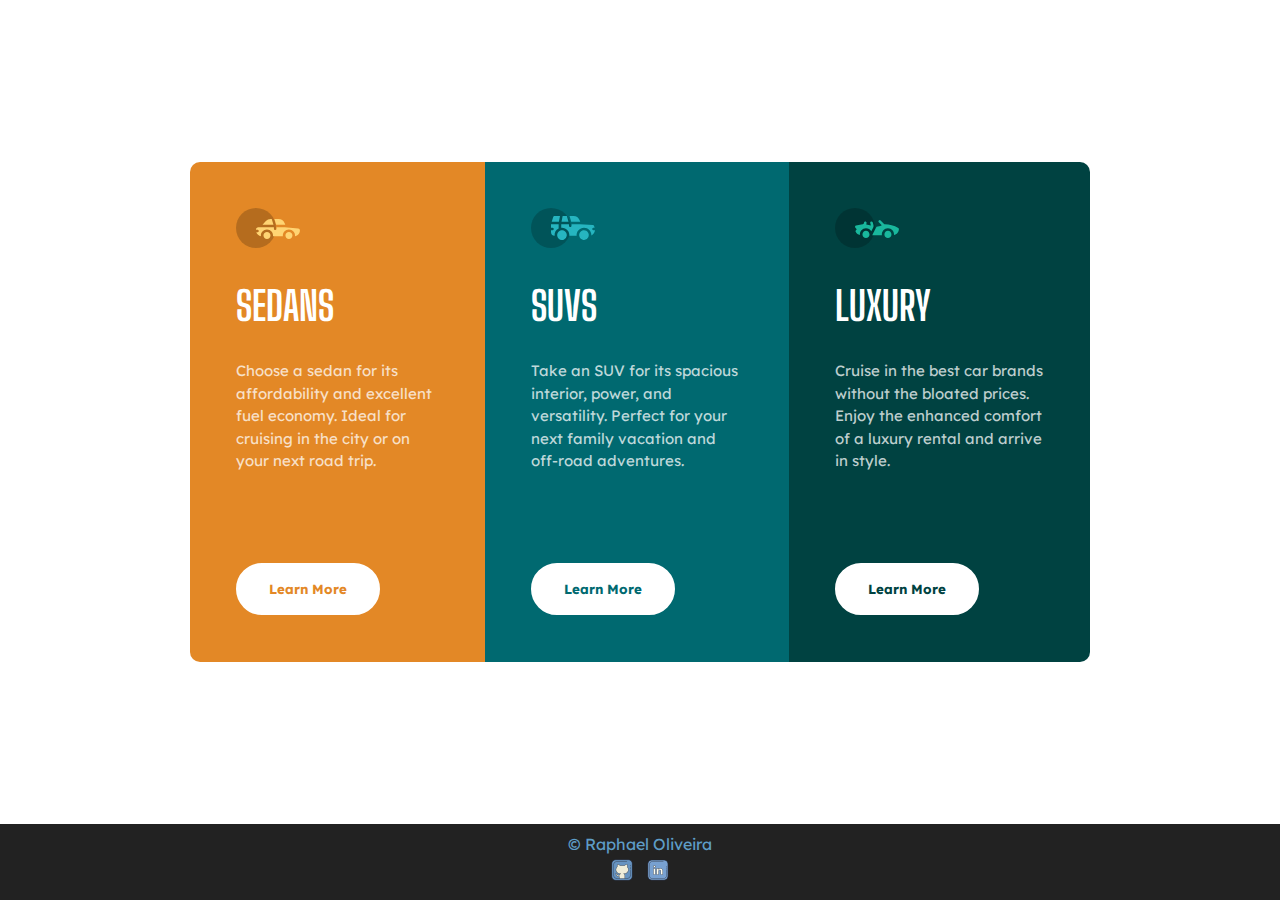
<file: 3-column-preview-card-component-main/index.html>
<!DOCTYPE html>
<html lang="pt-br">
<head>
  <meta charset="UTF-8">
  <meta name="viewport" content="width=device-width, initial-scale=1.0"> 
  <link rel="icon" type="image/png" sizes="32x32" href="./images/favicon-32x32.png">
  <link rel="stylesheet" href="index.css">
  <link rel="preconnect" href="https://fonts.googleapis.com">
  <link rel="preconnect" href="https://fonts.gstatic.com" crossorigin>
  <link href="https://fonts.googleapis.com/css2?family=Big+Shoulders+Display:wght@700&family=Lexend+Deca&display=swap" rel="stylesheet">
  
  <title>Frontend Mentor | 3-column preview card component</title>
</head>
<body>
<main>
  
  <div class="box">
    <div class="card_1" >
      <svg width="64" height="40" xmlns="http://www.w3.org/2000/svg"><g fill="none" fill-rule="evenodd"><circle fill="#000" opacity=".201" cx="20" cy="20" r="20"/><path d="M52.936 24.11c1.942 0 3.517 1.542 3.517 3.445 0 1.903-1.575 3.445-3.517 3.445s-3.516-1.542-3.516-3.445c0-1.903 1.574-3.445 3.516-3.445zm-21.957 0c1.942 0 3.517 1.542 3.517 3.445 0 1.903-1.575 3.445-3.517 3.445s-3.516-1.542-3.516-3.445c0-1.903 1.574-3.445 3.516-3.445zm6.948-4.848v1.429c0 .716.61 1.293 1.348 1.259a1.295 1.295 0 001.225-1.295v-1.393h8.256l13.483 1.313c.956.093 1.676.881 1.676 1.814 0 2.89-2.126 5.303-4.926 5.819.397-3.557-2.458-6.62-6.053-6.62-3.646 0-6.504 3.14-6.039 6.723h-9.879c.466-3.588-2.397-6.722-6.039-6.722-3.595 0-6.45 3.062-6.052 6.62-2.14-.398-3.916-1.912-4.61-3.931h1.142c.731 0 1.32-.598 1.285-1.322-.033-.678-.629-1.2-1.322-1.2H20v-.251c0-1.274 1.066-2.243 2.306-2.243h15.62zM42.59 11c2.645 0 4.99 1.556 5.972 3.963l.726 1.779H40.17L38.413 11h4.178zm-6.865 0l1.758 5.741H26.505l3.357-3.654A6.502 6.502 0 0134.644 11h1.082z" fill="#FFD473" fill-rule="nonzero"/></g></svg>
      <h1>SEDANS</h1>
      <p>
        Choose a sedan for its affordability and excellent fuel economy. Ideal for cruising in the city
        or on your next road trip.
      </p>
      <button>Learn More</button>
    </div>
    <div class="card_2" >
      <svg width="64" height="40" xmlns="http://www.w3.org/2000/svg"><g fill="none" fill-rule="evenodd"><circle fill="#000" opacity=".201" cx="20" cy="20" r="20"/><path d="M31.002 22.358c2.917 0 5.18 2.593 4.762 5.506a4.828 4.828 0 01-2.962 3.778 4.797 4.797 0 01-5.3-1.165c-1.188-1.26-1.235-2.613-1.263-2.613-.42-2.924 1.857-5.506 4.763-5.506zm22 0c3.457 0 5.798 3.567 4.41 6.744A4.816 4.816 0 0152.3 31.94a4.826 4.826 0 01-4.06-4.077c-.42-2.915 1.846-5.506 4.762-5.506zm-15.04-6.083v1.462a1.29 1.29 0 001.352 1.29c.693-.033 1.227-.631 1.227-1.326v-1.426h8.3l13.056.716a1.29 1.29 0 011.164.917c.27.895.446 1.477.563 1.87h-1.047c-.694 0-1.291.534-1.324 1.228a1.29 1.29 0 001.288 1.352h1.445c-.164 2.225-1.57 4.193-3.6 5.05.13-4.212-3.255-7.63-7.384-7.63-4.317 0-7.762 3.718-7.358 8.086h-7.285c.43-4.655-3.503-8.531-8.131-8.046v-3.543h7.734zm-10.312 0v4.308a7.4 7.4 0 00-4.006 7.274 3.874 3.874 0 01-3.642-3.864v-1.635h1.46a1.29 1.29 0 000-2.58h-1.461v-3.213l.003-.29h7.646zm14.986-8.196c2.65 0 5 1.592 5.984 4.055l.63 1.579a5.525 5.525 0 01-.065-.004l-.026-.002-.034-.002-.022-.002a4.178 4.178 0 00-.224-.006l-.098-.001h-.039l-.136-.001h-.052l-.326-.001H40.211L38.528 8.08zm-13.632 0l-1.122 5.616h-7.144l1.47-4.71a1.29 1.29 0 011.231-.906h5.565zm6.832 0l1.683 5.615h-7.007l1.121-5.615h4.203z" fill="#26B5C0" fill-rule="nonzero"/></g></svg>
      <h1>SUVS</h1>
      <p>
        Take an SUV for its spacious interior, power, and versatility. Perfect for your next family vacation and off-road adventures.
      </p>
       <button>Learn More</button> 
    </div>
    <div class="card_3">
      <svg width="64" height="40" xmlns="http://www.w3.org/2000/svg"><g fill="none" fill-rule="evenodd"><circle fill="#000" opacity=".201" cx="20" cy="20" r="20"/><path d="M30.98 22.835c1.941 0 3.516 1.604 3.516 3.583 0 1.978-1.575 3.582-3.517 3.582s-3.516-1.604-3.516-3.582c0-1.979 1.574-3.583 3.516-3.583zm21.956 0c1.942 0 3.517 1.604 3.517 3.583 0 1.978-1.575 3.582-3.517 3.582s-3.516-1.604-3.516-3.582c0-1.979 1.574-3.583 3.516-3.583zm-9.143-10.45a1.27 1.27 0 011.819 0l3.715 3.784c4.444-.115 9.7 1.142 13.964 3.753.387.237.624.664.624 1.124 0 3.006-2.126 5.514-4.926 6.05.397-3.698-2.458-6.882-6.053-6.882-3.646 0-6.504 3.264-6.039 6.99h-9.669c.76-1.544.993-2.026 1.337-2.711l.082-.162c.421-.835 1.056-2.07 2.883-5.65 1.68-.023 3.47-.408 5.247-1.403l-2.984-3.04a1.328 1.328 0 010-1.854zm-7.68 1.064c.683-.2 1.395.202 1.592.898l.749 2.652a3.46 3.46 0 01-.247 2.51l-1.733 3.395-.216.424c-1.07-1.89-3.06-3.114-5.279-3.114-3.595 0-6.45 3.184-6.052 6.885-1.832-.347-3.414-1.537-4.278-3.276a1.331 1.331 0 01.117-1.376l.955-1.303-1.325-1.295c-.751-.735-.376-2.024.64-2.231l6.614-1.346.13-.026c.092-.019.145-.03.157-.031.314-.146 1.07-.591 1.07-1.506 0-.734.592-1.327 1.316-1.31.712.016 1.268.662 1.256 1.388a4.11 4.11 0 01-.348 1.611 22.69 22.69 0 014.7 1.146l-.7-2.473a1.314 1.314 0 01.882-1.622z" fill="#19B89D" fill-rule="nonzero"/></g></svg>
      <h1>LUXURY</h1>
      <p>
        Cruise in the best car brands without the bloated prices. Enjoy the enhanced comfort of a luxury
        rental and arrive in style.
      </p>
        <button>Learn More</button>  
    </div>
  </div>

</main>
  <footer class="contato_pessoal" >
    <p>&copy; Raphael Oliveira</p>
    <div>
      <a href="https://github.com/Oliveiraster" target="_blank"><img src="images/icone-github.png" alt="Git"></a>
      <a href="https://www.linkedin.com/in/oliveiraster/" target="_blank"><img src="images/icone-linkedin.png" alt="Linkedin"></a>
    </div>
  </footer>

</body>
</html>
</file>
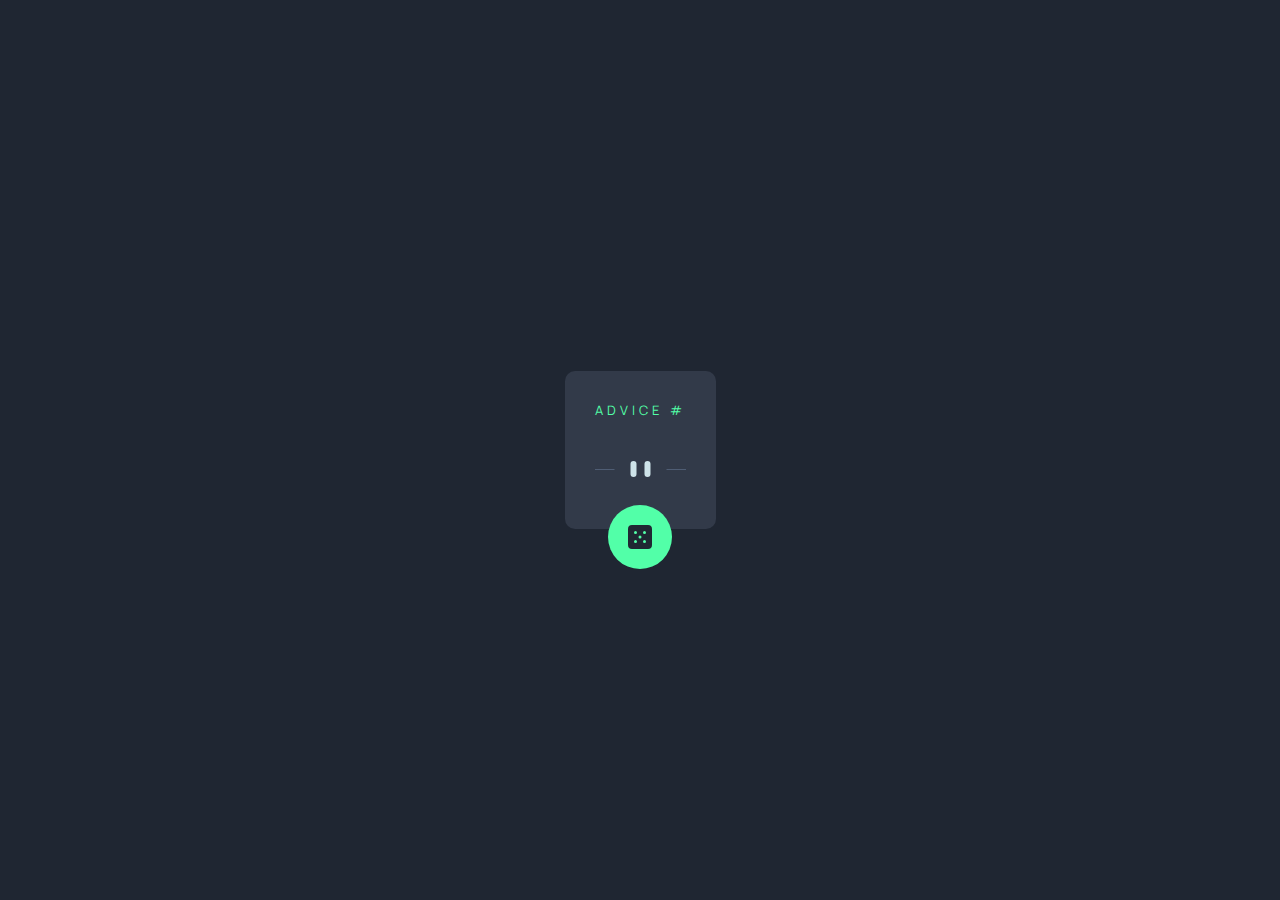
<file: advice-generator-app-main/index.html>
<!DOCTYPE html>
<html lang="en">
<head>
  <meta charset="UTF-8">
  <meta name="viewport" content="width=device-width, initial-scale=1.0"> 
  <link rel="icon" type="image/png" sizes="32x32" href="./images/favicon-32x32.png">
  
  <title>Frontend Mentor | Advice generator app</title>
  <link rel="stylesheet" href="index.css">
  <link rel="preconnect" href="https://fonts.googleapis.com">
  <link rel="preconnect" href="https://fonts.gstatic.com" crossorigin>
  <link href="https://fonts.googleapis.com/css2?family=Manrope:wght@800&display=swap" rel="stylesheet">

</head>
<body>

  <main>
    <div>
      <p class="title">ADVICE #<span id="advice"></span></p>
      <p id="text"></p>
    </div>
    <div class="space">
    </div>
    <div class="btn">
      <svg width="24" height="24" xmlns="http://www.w3.org/2000/svg"><path d="M20 0H4a4.005 4.005 0 0 0-4 4v16a4.005 4.005 0 0 0 4 4h16a4.005 4.005 0 0 0 4-4V4a4.005 4.005 0 0 0-4-4ZM7.5 18a1.5 1.5 0 1 1 0-3 1.5 1.5 0 0 1 0 3Zm0-9a1.5 1.5 0 1 1 0-3 1.5 1.5 0 0 1 0 3Zm4.5 4.5a1.5 1.5 0 1 1 0-3 1.5 1.5 0 0 1 0 3Zm4.5 4.5a1.5 1.5 0 1 1 0-3 1.5 1.5 0 0 1 0 3Zm0-9a1.5 1.5 0 1 1 0-3 1.5 1.5 0 0 1 0 3Z" fill="#202733"/></svg>
    </div>
  </main>
  <script src="index.js"></script>
</body>
</html>
</file>
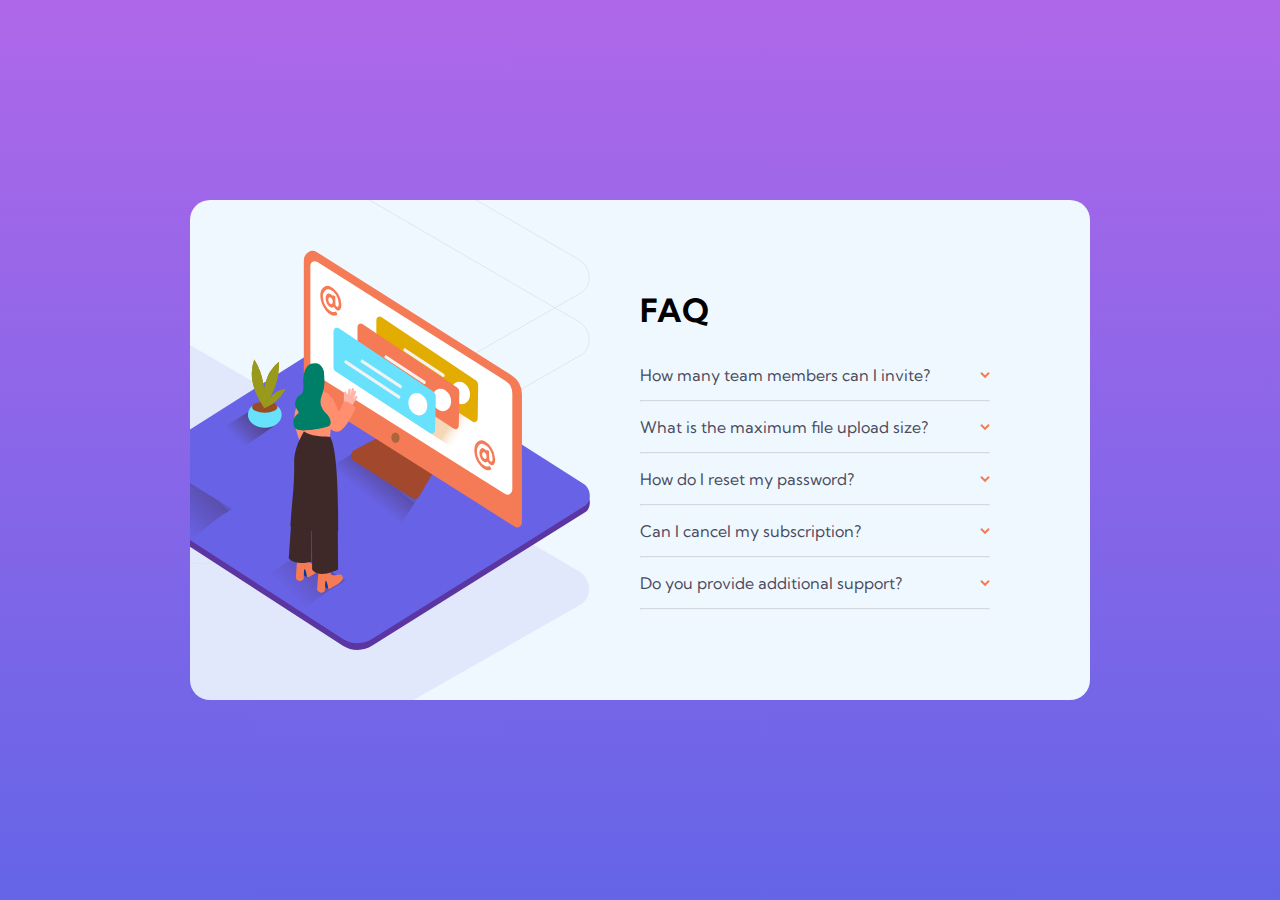
<file: faq-accordion-card-main/index.html>
<!DOCTYPE html>
<html lang="en">
<head>
  <meta charset="UTF-8">
  <meta name="viewport" content="width=device-width, initial-scale=1.0"> <!-- displays site properly based on user's device -->

  <link rel="icon" type="image/png" sizes="32x32" href="./images/favicon-32x32.png">
  
  <title>Frontend Mentor | FAQ Accordion Card</title>
  <link rel="preconnect" href="https://fonts.googleapis.com">
  <link rel="preconnect" href="https://fonts.gstatic.com" crossorigin>
  <link href="https://fonts.googleapis.com/css2?family=Kumbh+Sans:wght@400;700&display=swap" rel="stylesheet">
  <link rel="stylesheet" href="index.css">
  <script src="index.js"defer></script>
</head>
<body>
  <main>
    <div class="container">
      <div class="box_1">
        <picture >
          <source  media="(max-width:600px)" srcset="images/illustration-woman-online-mobile.svg">
          <img src="images/illustration-woman-online-desktop.svg" alt="">
        </picture>   
      </div>
      <div class="box_2">
        
        <div>
          <h1>FAQ</h1>
          <div class="title">
            <p>How many team members can I invite?</p>
            <img class="arrow" src="images/icon-arrow-down.svg" alt="">
          </div>
          <p class="text hide">
            You can invite up to 2 additional users on the Free plan. There is no limit on
            team members for the Premium plan.
          </p>
          <hr>
          <div class="title"> 
            <p>What is the maximum file upload size?</p>
            <img class="arrow" src="images/icon-arrow-down.svg" alt="">
          </div>
          <p class="text hide">No more than 2GB. All files in your account must fit your allotted storage space.</p>
          <hr>
          <div class="title">
            <p>How do I reset my password?</p>
            <img class="arrow" src="images/icon-arrow-down.svg" alt="">
          </div>
          <p class="text hide">
            Click “Forgot password” from the login page or “Change password” from your profile page.
            A reset link will be emailed to you.
          </p>
          <hr>
          <div class="title">
            <p>Can I cancel my subscription?</p>
            <img class="arrow" src="images/icon-arrow-down.svg" alt="">
          </div>
          <p class="text hide">Yes! Send us a message and we’ll process your request no questions asked.</p>
          <hr>
          <div class="title">
            <p>Do you provide additional support?</p>
            <img class="arrow" src="images/icon-arrow-down.svg" alt="">
          </div>
          <p class="text hide">Chat and email support is available 24/7. Phone lines are open during normal business hours.</p>
          <hr>
        </div>
      </div>
    </div>
  </main>

 
</body>
<div></html></div>
</file>
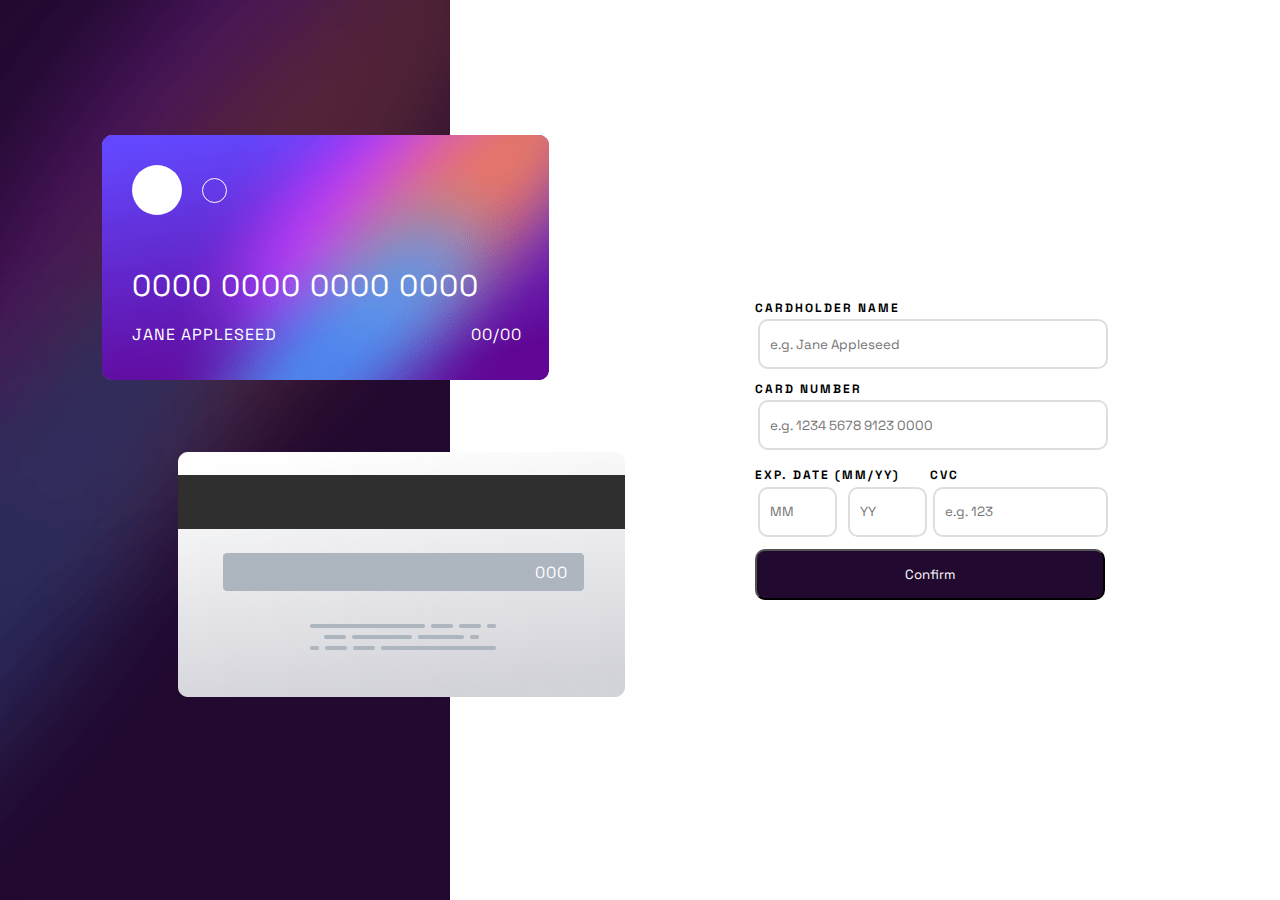
<file: interactive-card-details-form-main/index.html>
<!DOCTYPE html>
<html lang="en">
<head>
  <meta charset="UTF-8">
  <meta name="viewport" content="width=device-width, initial-scale=1.0">

  <link rel="icon" type="image/png" sizes="32x32" href="./images/favicon-32x32.png">
  <link rel="stylesheet" href="index.css">
  <title>Frontend Mentor | Interactive card details form</title>
  <link rel="preconnect" href="https://fonts.googleapis.com">
  <link rel="preconnect" href="https://fonts.gstatic.com" crossorigin>
  <link href="https://fonts.googleapis.com/css2?family=Space+Grotesk:wght@500&display=swap" rel="stylesheet">
</head>
<body>
 <main id="container">
  
    <section id="colunm_left">
      <picture>
        <source media="(max-width: 871px )" srcset="images/bg-main-mobile.png">
        <img class="back" src="images/bg-main-desktop.png" alt="imagem_fundo">
      </picture>
      <div id="card_front">
        <div class="circle">
          <div class="circle_g"></div>
          <div class="circle_p"></div>
        </div>
        <img src="images/bg-card-front.png" alt="card_front">
        <span id="circle_G"></span> <span id="circle_p"></span>
        <p id="n_card">
          <span id="card1">0000</span> 
          <span id="card2">0000</span> 
          <span id="card3">0000</span> 
          <span id="card4">0000</span>
        </p>
        <div class="name_data">
          <p id="name_card">JANE APPLESEED</p>
          <p id="data_card"><span id="mes">00</span>/<span id="ano">00</span></p>
        </div>
      </div>
      
      <div id="card_back">
        <img src="images/bg-card-back.png" alt="card_back">
          <p id="code_s">000</p>
      
      </div>
    </section>
    <section id="colunm_right"> 
      <div id="form" class="form ">

        <label for="card_name">CARDHOLDER NAME
        <input name="card_name" id="card_name" type="text" placeholder="e.g. Jane Appleseed" maxlength="26"></input>
        </label>

        <label for="number_card">CARD NUMBER
        <input id="number_card" name="number_card" type="text" placeholder="e.g. 1234 5678 9123 0000" maxlength="16"></input>
        </label>

        <div class="div_data">
          <div>
            <label for="month year">EXP. DATE (MM/YY)
            <input id="month" type="text" placeholder="MM" maxlength="2"></input>
            <input id="year" type="text" placeholder="YY" maxlength="2"></input>
            </label>
          </div>

          <div> 
            <label for="cvc">CVC</label>
            <input id="cvc" type="text"  placeholder="e.g. 123" maxlength="3"/>
          </div>

        </div>
        <button onclick="check()">Confirm</button>
      </div>
      <div id="thank" class="thank  hide">
        <img class="check" src="images/icon-complete.svg" alt="check">
        <h1>Thank you!</h1>
        <p>We've added your card details</p>
        <button onclick="window.location.reload()">Continue</button>
      </div>
    </section >
 </main>
<script src="index.js"></script>
</body>
</html>
</file>
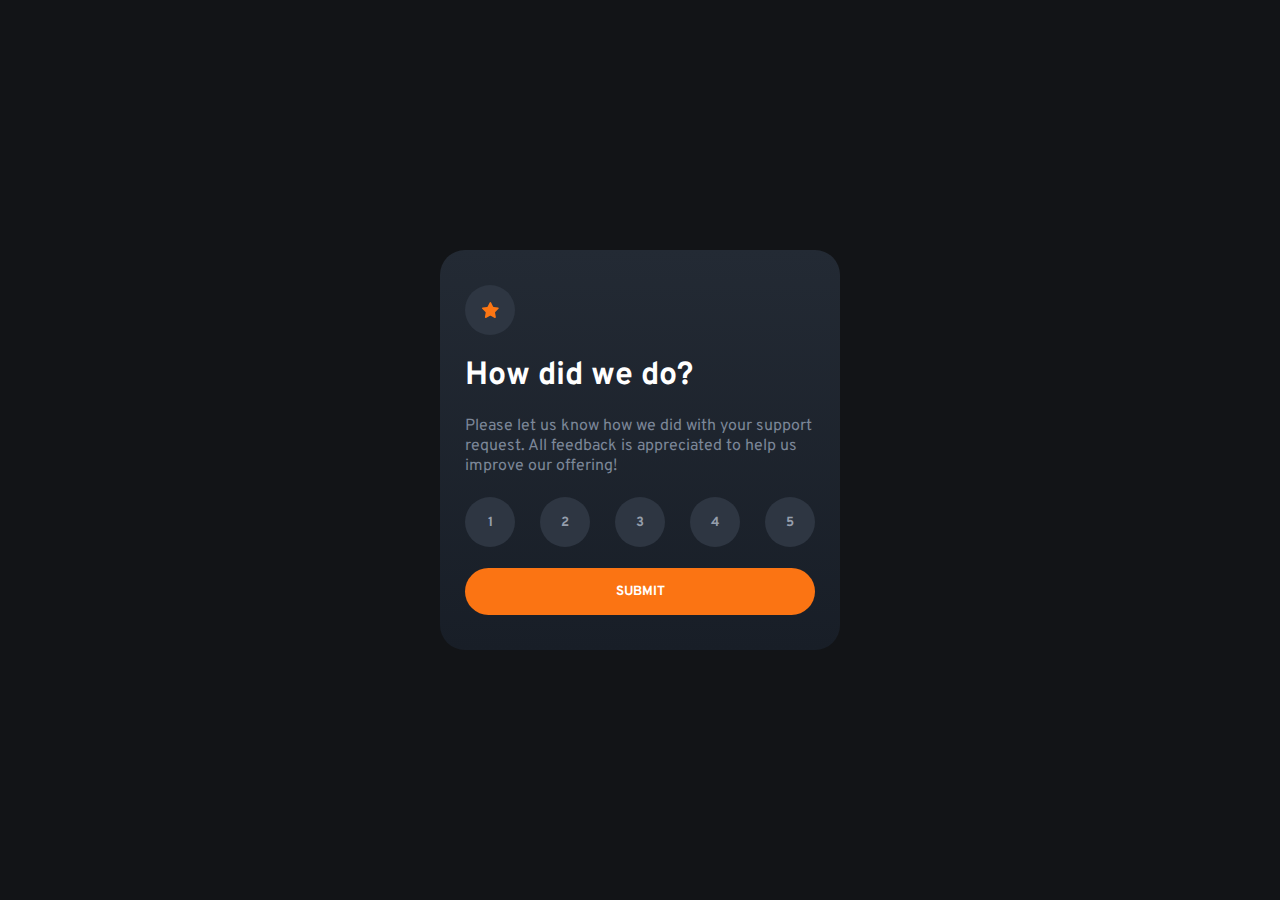
<file: interactive-rating-component-main/index.html>
<!DOCTYPE html>
<html lang="en">
<head>
  <meta charset="UTF-8">
  <meta name="viewport" content="width=device-width, initial-scale=1.0"> <!-- displays site properly based on user's device -->

  <link rel="icon" type="image/png" sizes="32x32" href="./images/favicon-32x32.png">
  <link rel="stylesheet" href="index.css">

  <link rel="preconnect" href="https://fonts.googleapis.com">
  <link rel="preconnect" href="https://fonts.gstatic.com" crossorigin>
  <link href="https://fonts.googleapis.com/css2?family=Big+Shoulders+Display:wght@700&family=Overpass:wght@400;700&display=swap" rel="stylesheet">
  <title>Frontend Mentor | Interactive rating component</title>
</head>
<body>

  <main>
    <section class="show">
      <div class="star">
        <svg width="17" height="16" xmlns="http://www.w3.org/2000/svg"><path d="m9.067.43 1.99 4.031c.112.228.33.386.58.422l4.45.647a.772.772 0 0 1 .427 1.316l-3.22 3.138a.773.773 0 0 0-.222.683l.76 4.431a.772.772 0 0 1-1.12.813l-3.98-2.092a.773.773 0 0 0-.718 0l-3.98 2.092a.772.772 0 0 1-1.119-.813l.76-4.431a.77.77 0 0 0-.222-.683L.233 6.846A.772.772 0 0 1 .661 5.53l4.449-.647a.772.772 0 0 0 .58-.422L7.68.43a.774.774 0 0 1 1.387 0Z" fill="#FC7614"/></svg>
      </div>
      <h1>How did we do?</h1>
    
      <p>
        Please let us know how we did with your support request. All feedback is appreciated
        to help us improve our offering!
      </p>
    
      <div class="number">
        <button class="circle" onclick="selecte(1)">1</button >
        <button class="circle" onclick="selecte(2)">2</button >
        <button class="circle" onclick="selecte(3)">3</button > 
        <button class="circle" onclick="selecte(4)">4</button > 
        <button class="circle" onclick="selecte(5)">5</button >
      </div>
    
      <button onclick="send()">SUBMIT</button>
    </section>
    <section class="hide">
      <img src="images/illustration-thank-you.svg" alt="">
      <p class="text">
       
      </p>
      <h1>Thank you!</h1>
      <p>
        We appreciate you taking the time to give a rating. If you ever need more support,
        don’t hesitate to get in touch!
      </p>
      <!-- Thank you state end -->
    </section>
  </main>
  <script src="index.js"></script>
</body>
</html>
</file>
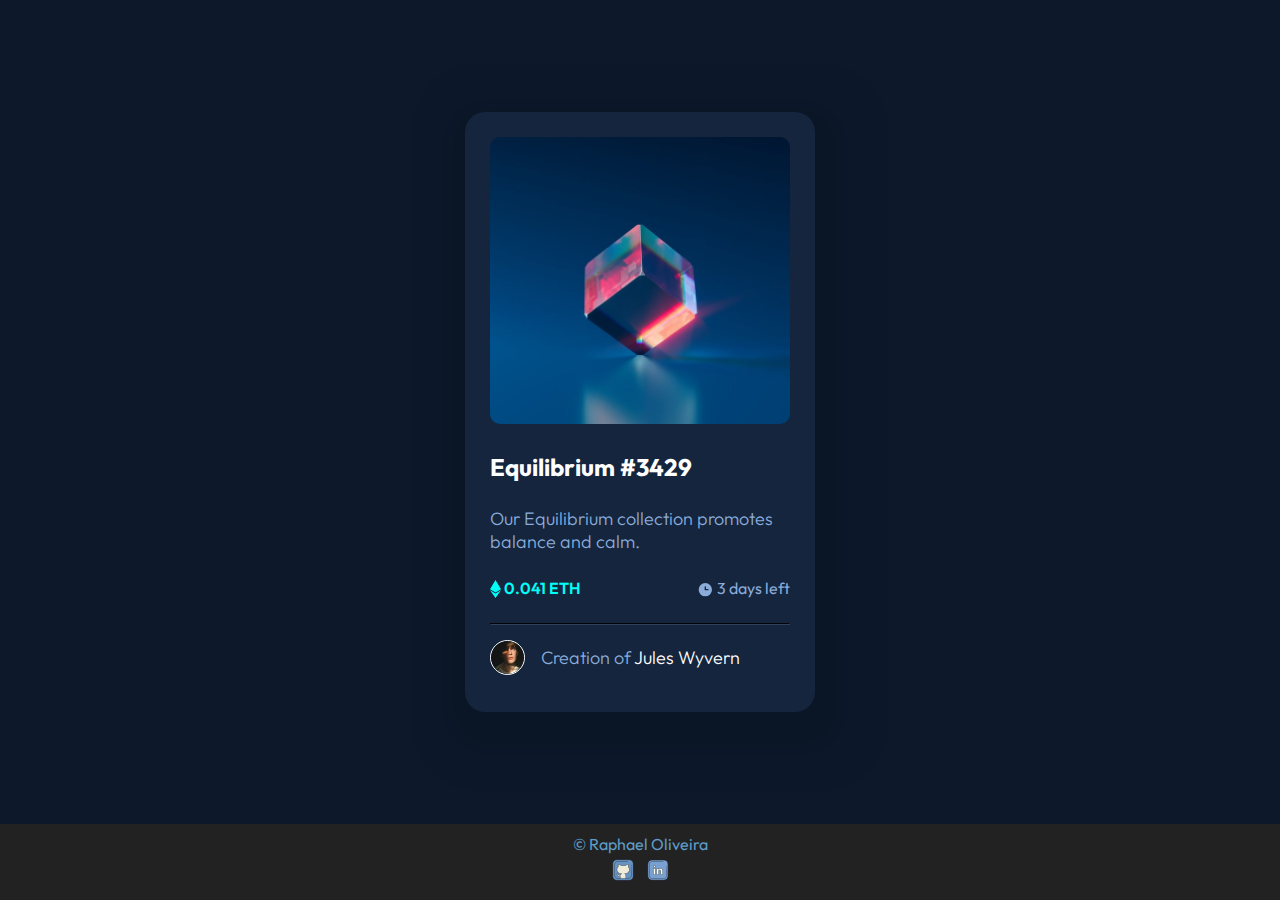
<file: nft-preview-card-component-main/index.html>
<!DOCTYPE html>
<html lang="pt-br">
<head>
  <meta charset="UTF-8">
  <meta name="viewport" content="width=device-width, initial-scale=1.0">

  <link rel="icon" type="image/png" sizes="32x32" href="./images/favicon-32x32.png">
  <link rel="stylesheet" href="index.css">
  <link rel="preconnect" href="https://fonts.googleapis.com">
  <link rel="preconnect" href="https://fonts.gstatic.com" crossorigin>
  <link href="https://fonts.googleapis.com/css2?family=Outfit:wght@300;400;600&display=swap" rel="stylesheet">
  <title>Frontend Mentor | NFT preview card component</title>
</head>
<body>
  <main>
    <div class="box">
      <div class="img">
        <div class="sobre"></div>
      </div>
      <div class="text" > 
        <h2><a href="">Equilibrium #3429</a></h2>
        <p class="info">Our Equilibrium collection promotes balance and calm.</p>
        <div class="text_time">
          <p> <svg width="11" height="18" xmlns="http://www.w3.org/2000/svg"><path d="M11 10.216 5.5 18 0 10.216l5.5 3.263 5.5-3.262ZM5.5 0l5.496 9.169L5.5 12.43 0 9.17 5.5 0Z" fill="#00FFF8"/></svg> <span> 0.041 ETH</span></p>
          <p class="time"> <svg width="17" height="17" xmlns="http://www.w3.org/2000/svg"><path d="M8.305 2.007a6.667 6.667 0 1 0 0 13.334 6.667 6.667 0 0 0 0-13.334Zm2.667 7.334H8.305a.667.667 0 0 1-.667-.667V6.007a.667.667 0 0 1 1.334 0v2h2a.667.667 0 0 1 0 1.334Z" fill="#8BACD9"/></svg> 3 days left</p>
        </div>
        <hr>
        <div class="autor">
          <img src="images/image-avatar.png" alt="Avatar">
          <p class="info"> Creation of <a href="">Jules Wyvern</a> </p>
        </div>
      </div>
    </div>
  </main>
  <footer class="contato_pessoal" >
    <p>&copy; Raphael Oliveira</p>
    <div>
      <a href="https://github.com/Oliveiraster" target="_blank"><img src="images/icone-github.png" alt="Git"></a>
      <a href="https://www.linkedin.com/in/oliveiraster/" target="_blank"><img src="images/icone-linkedin.png" alt="Linkedin"></a>
    </div>
  </footer>
</body>
</html>
</file>
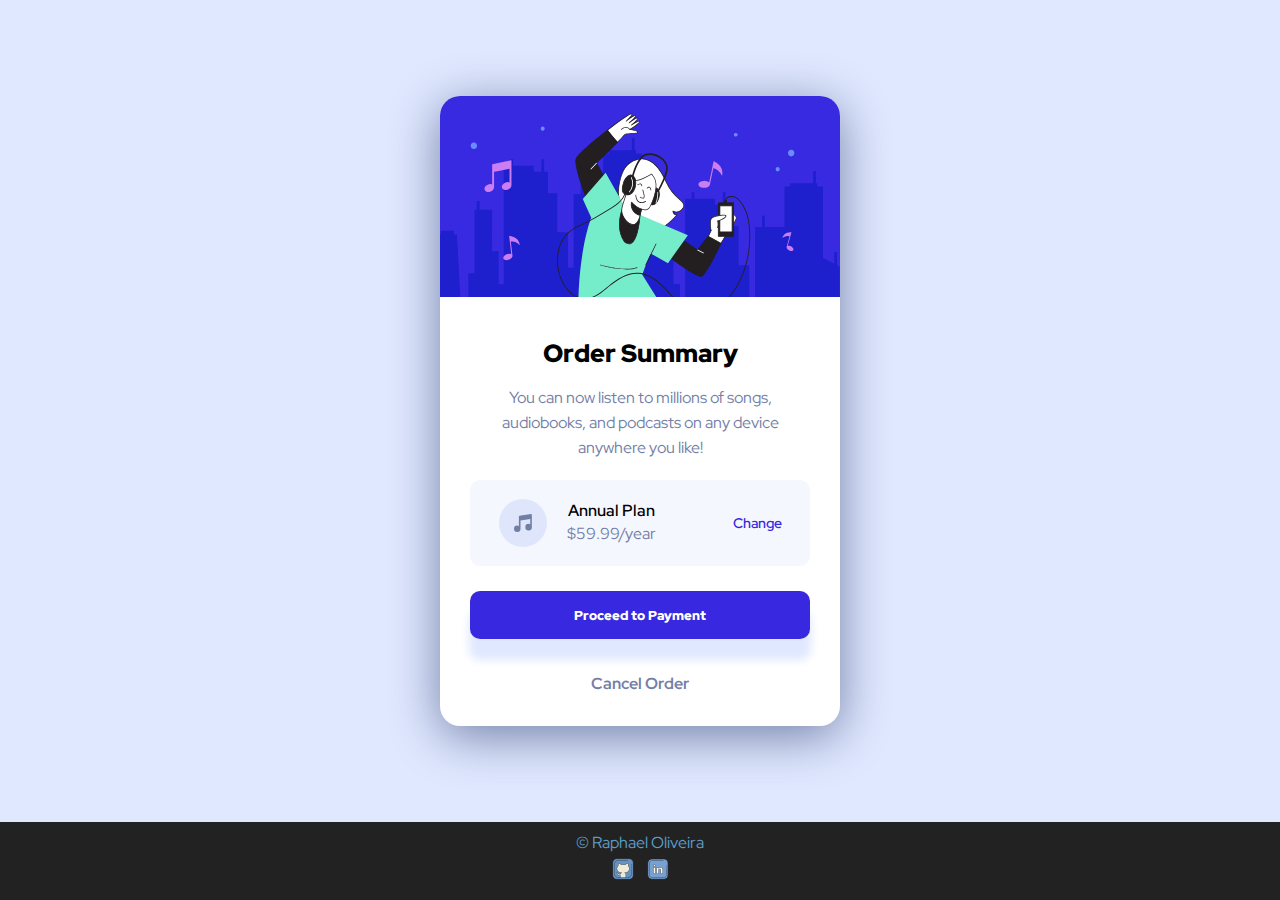
<file: order-summary-component-main/index.html>
<!DOCTYPE html>
<html lang="pt-br">
<head>
  <meta charset="UTF-8">
  <meta name="viewport" content="width=device-width, initial-scale=1.0"> <!-- displays site properly based on user's device -->

  <link rel="icon" type="image/png" sizes="32x32" href="./images/favicon-32x32.png">
  <link rel="stylesheet" href="index.css">
  <link rel="preconnect" href="https://fonts.googleapis.com">
  <link rel="preconnect" href="https://fonts.gstatic.com" crossorigin>
  <link href="https://fonts.googleapis.com/css2?family=Red+Hat+Display:wght@500;700;900&display=swap" rel="stylesheet">
  
  <title>Frontend Mentor | Order summary card</title>
</head>
<body>
<main>
  
    <div class="box" >
      <div class="image">
        <img src="images/illustration-hero.svg" alt="illustration-hero">
      </div>
      <div class="text">
        <h1>Order Summary</h1>
        <p>
          You can now listen to millions of songs, audiobooks, and podcasts on any
          device anywhere you like!
        </p>
        <div class="valor">
          <div>
            <svg xmlns="http://www.w3.org/2000/svg" width="48" height="48"><g fill="none" fill-rule="evenodd"><circle cx="24" cy="24" r="24" fill="#DFE6FB"/><path fill="#717FA6" fill-rule="nonzero" d="M32.574 15.198a.81.81 0 00-.646-.19L20.581 16.63a.81.81 0 00-.696.803V26.934a3.232 3.232 0 00-1.632-.44A3.257 3.257 0 0015 29.747 3.257 3.257 0 0018.253 33a3.257 3.257 0 003.253-3.253v-8.37l9.726-1.39v5.327a3.232 3.232 0 00-1.631-.441 3.257 3.257 0 00-3.254 3.253 3.257 3.257 0 003.254 3.253 3.257 3.257 0 003.253-3.253V15.81a.81.81 0 00-.28-.613z"/></g></svg>
            <div class="box_valor">
              <span>Annual Plan</span>
              <p>$59.99/year</p>
            </div>
          </div>
          <a href="">Change</a>
        </div>
        <button>Proceed to Payment</button>
        <a href="">Cancel Order</a>
      </div>
    </div>
  
</main>

<footer class="contato_pessoal" >
  <p>&copy; Raphael Oliveira</p>
  <div>
    <a href="https://github.com/Oliveiraster" target="_blank"><img src="images/icone-github.png" alt="Git"></a>
    <a href="https://www.linkedin.com/in/oliveiraster/" target="_blank"><img src="images/icone-linkedin.png" alt="Linkedin"></a>
  </div>
</footer>
</body>
</html>
</file>
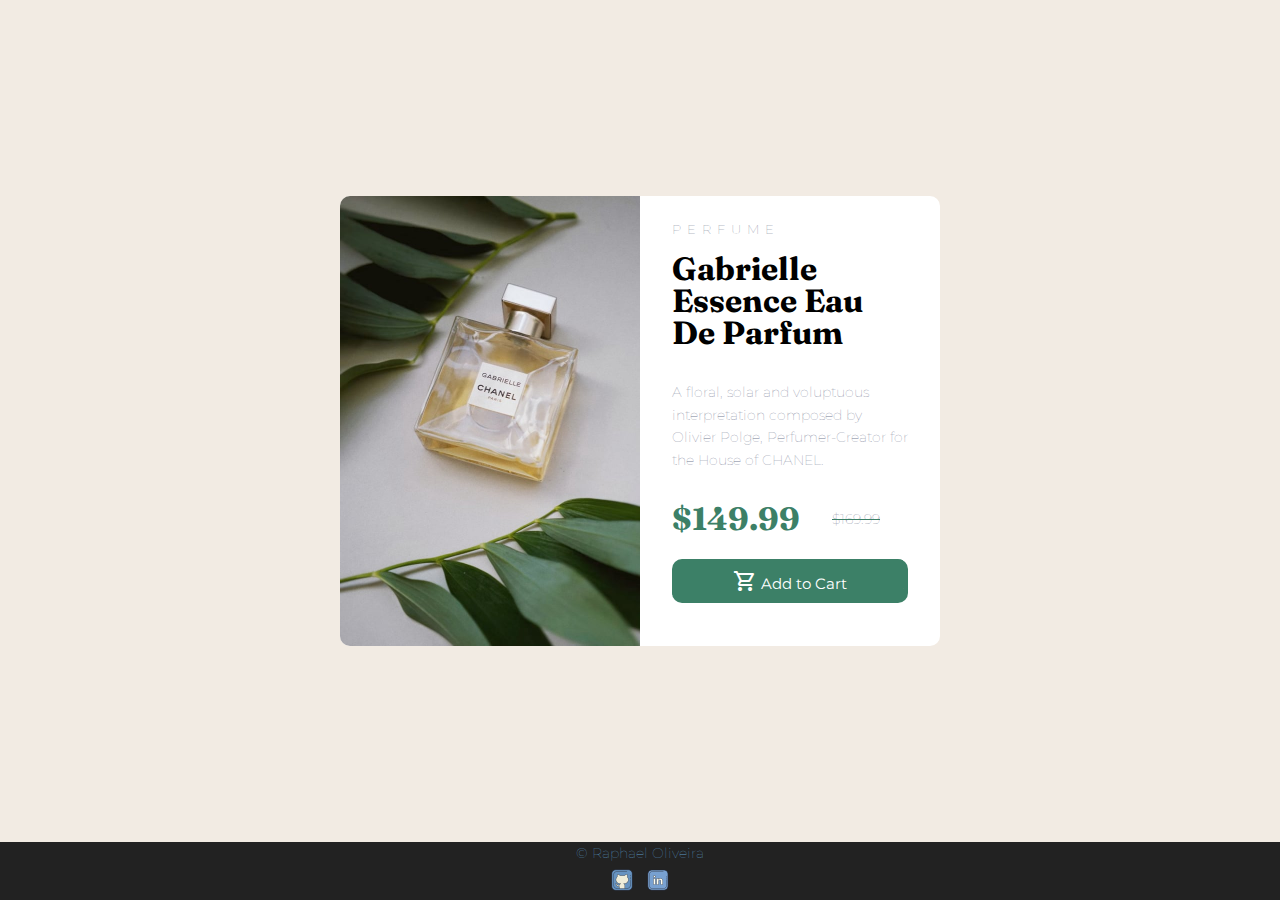
<file: product-preview-card-component-main/index.html>
<!DOCTYPE html>
<html lang="pt-br">
<head>
  <meta charset="UTF-8">
  <meta name="viewport" content="width=device-width, initial-scale=1.0"> <!-- displays site properly based on user's device -->

  <link rel="icon" type="image/png" sizes="32x32" href="./images/favicon-32x32.png">

  <link rel="stylesheet" href="index.css">
  
  <link rel="preconnect" href="https://fonts.googleapis.com">
  <link rel="preconnect" href="https://fonts.gstatic.com" crossorigin>
  <link href="https://fonts.googleapis.com/css2?family=Fraunces:opsz,wght@9..144,700&family=Montserrat:wght@500;700&display=swap" rel="stylesheet">
  <link rel="stylesheet" href="https://fonts.googleapis.com/css2?family=Material+Symbols+Outlined:opsz,wght,FILL,GRAD@48,400,0,0" />

  <title>Frontend Mentor | Product preview card component</title>
</head>
<body>
<main>
   <div class="absolut-box">
        <picture>
          <source media="(max-width: 600px)" srcset="images/image-product-mobile.jpg" type="image/jpg">
          <img src="images/image-product-desktop.jpg" alt="Perfume">
        </picture>
        <div class="caixa2">
        <div class="titulo1"><h1>PERFUME</h1></div>
  
          <div class="titulo2"><h2>Gabrielle Essence Eau De Parfum</h2></div>
  
  
            <div class="texto">
              <p>
                A floral, solar and voluptuous interpretation composed by  Olivier Polge,
                Perfumer-Creator  for the House of CHANEL.
              </p>
            </div>
            <div class="valor">
              <div class="valor1"><h2>$149.99</h2></div>
              <div class="valor2"><p>$169.99</p></div>
            </div>
            <div class="botao"> <span class="material-symbols-outlined">
              shopping_cart
              </span> Add to Cart</div> 
        </div>
      </div>
</main> 
<footer class="contato_pessoal" >
  <p>&copy; Raphael Oliveira</p>
  <div>
    <a href="https://github.com/Oliveiraster" target="_blank"><img src="images/icone-github.png" alt="Git"></a>
    <a href="https://www.linkedin.com/in/oliveiraster/" target="_blank"><img src="images/icone-linkedin.png" alt="Linkedin"></a>
  </div>
</footer>
</body>
</html>
</file>
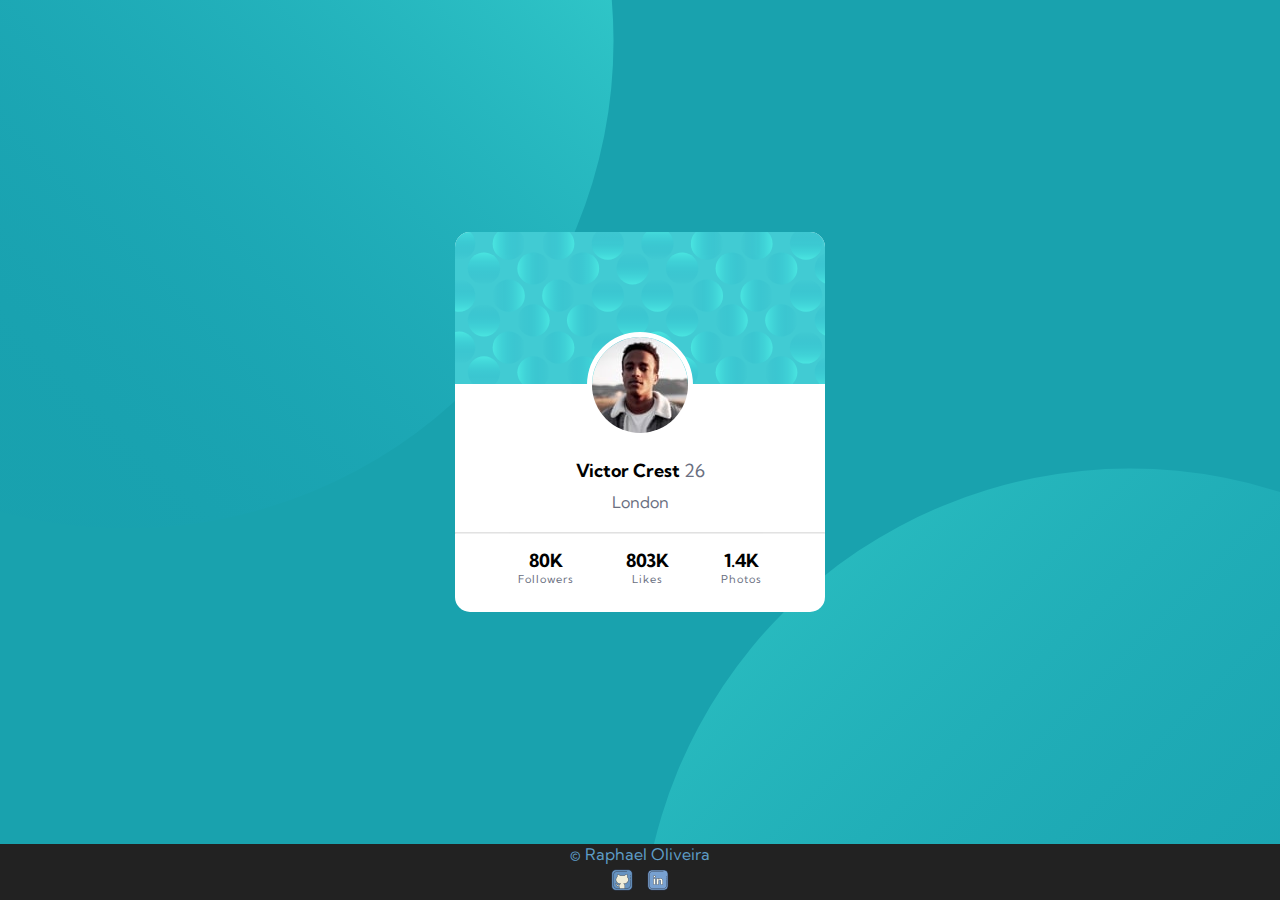
<file: profile-card-component-main/index.html>
<!DOCTYPE html>
<html lang="pt-br">
<head>
  <meta charset="UTF-8">
  <meta name="viewport" content="width=device-width, initial-scale=1.0"> <!-- displays site properly based on user's device -->

  <link rel="icon" type="image/png" sizes="32x32" href="./images/favicon-32x32.png">
  
  <title>Frontend Mentor | Profile card component</title>
  <link rel="stylesheet" href="index.css">
  <link rel="preconnect" href="https://fonts.googleapis.com">
  <link rel="preconnect" href="https://fonts.gstatic.com" crossorigin>
  <link href="https://fonts.googleapis.com/css2?family=Big+Shoulders+Display:wght@700&family=Kumbh+Sans:wght@400;700&display=swap" rel="stylesheet">
</head>
<body>
  <main>

    <section class="box" >
      <div class="img" >
        <img src="images/image-victor.jpg" alt="">
      </div>
      <div class="text">
        <p>Victor Crest  <span>26</span></p>
        <span>London</span>
        <hr class="line">
        <div class="list">
          <p>
            80K<span>Followers</span>
          </p>
          <p>
            803K<span>Likes</span>
          </p>
            
          <p>
            1.4K<span>Photos</span>
          </p>
        </div>
      </div>
      
    </section>
  </main>
  <footer class="contato_pessoal" >
    <p>&copy; Raphael Oliveira</p>
    <div>
      <a href="https://github.com/Oliveiraster" target="_blank"><img src="images/icone-github.png" alt="Git"></a>
      <a href="https://www.linkedin.com/in/oliveiraster/" target="_blank"><img src="images/icone-linkedin.png" alt="Linkedin"></a>
    </div>
  </footer>
</body>
</html>
</file>
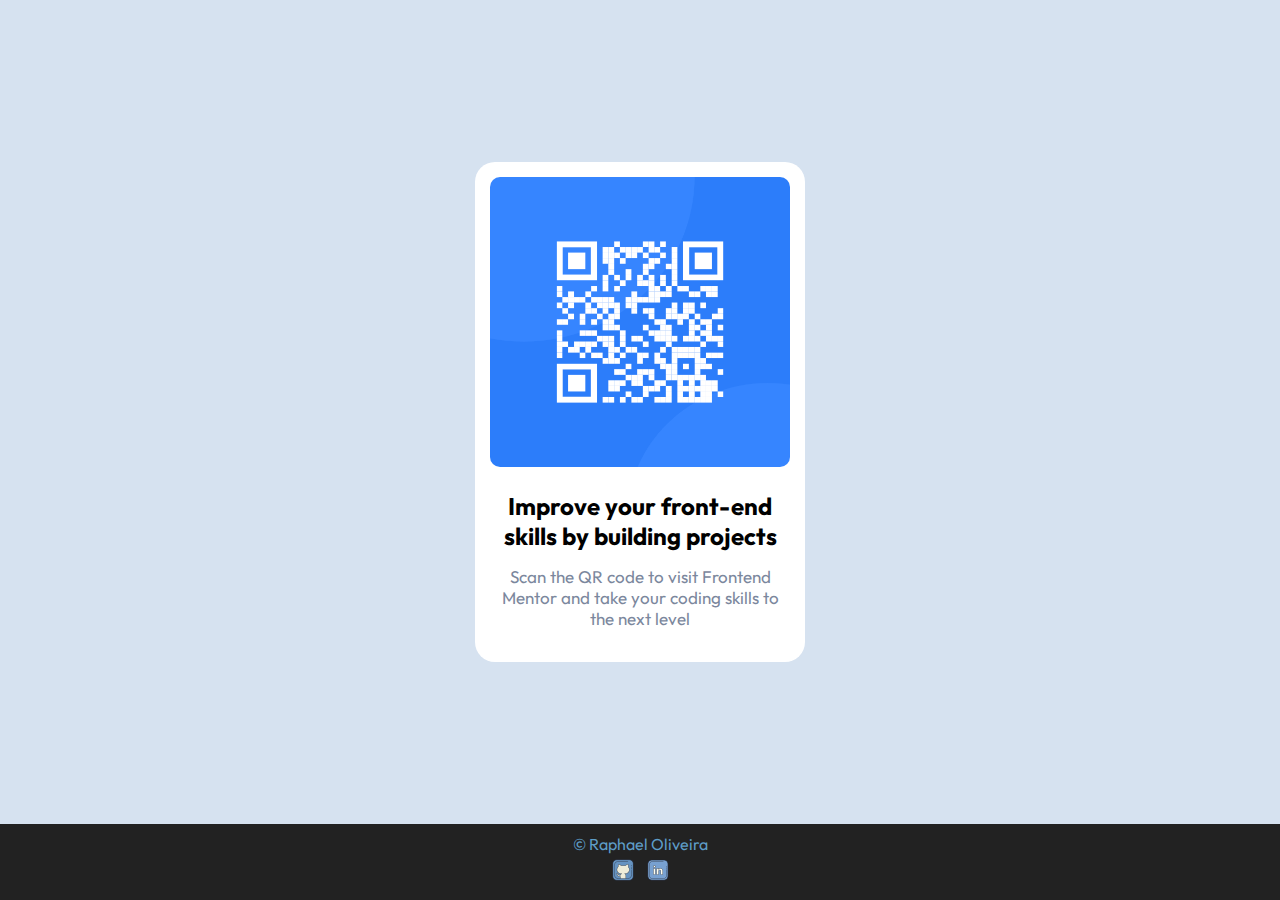
<file: qr-code-componet/index.html>
<!DOCTYPE html>
<html lang="en">
<head>
  <meta charset="UTF-8">
  <meta name="viewport" content="width=device-width, initial-scale=1.0"> 

  <link rel="preconnect" href="https://fonts.googleapis.com">
  <link rel="preconnect" href="https://fonts.gstatic.com" crossorigin>
  <link href="https://fonts.googleapis.com/css2?family=Outfit:wght@400;700&display=swap" rel="stylesheet">

  <link rel="icon" type="image/png" sizes="32x32" href="./images/favicon-32x32.png">
  <link rel="stylesheet" href="index.css">
  
  <title>Frontend Mentor | QR code component</title>
</head>
<body>
<main>
  <div class="box" >
    <div>
      <img src="images/image-qr-code.png" alt="qr-code">
    </div>
    <h1>Improve your front-end skills by building projects</h1>
    <p>Scan the QR code to visit Frontend Mentor and take your coding skills to the next level</p>
  </div>
</main>
  <footer class="contato_pessoal" >
    <p>&copy; Raphael Oliveira</p>
    <div>
      <a href="https://github.com/Oliveiraster" target="_blank"><img src="images/icone-github.png" alt="Git"></a>
      <a href="https://www.linkedin.com/in/oliveiraster/" target="_blank"><img src="images/icone-linkedin.png" alt="Linkedin"></a>
    </div>
  </footer>
</body>
</html>
</file>
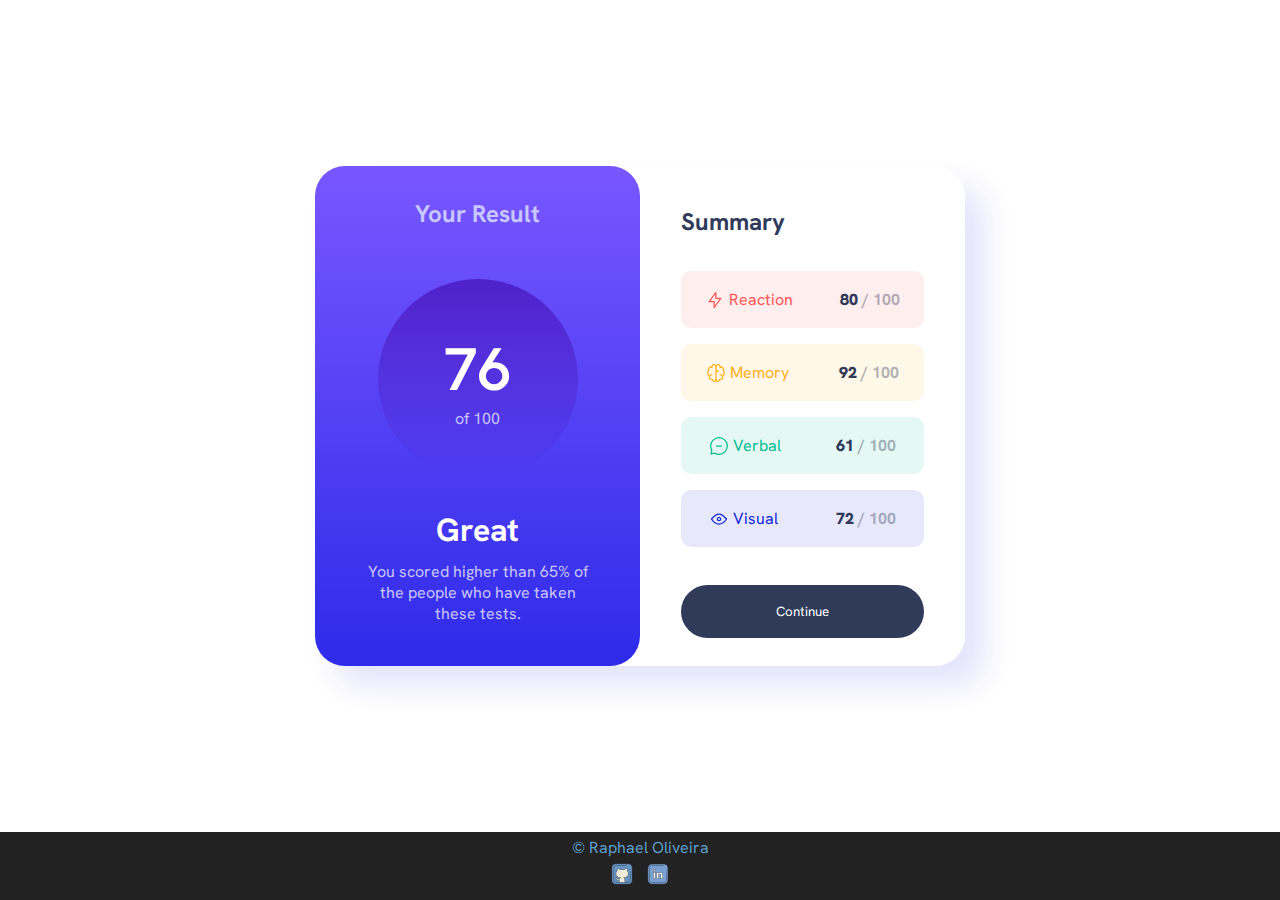
<file: Results summary component/index.html>
<!DOCTYPE html>
<html lang="pt-br">
<head>
  <meta charset="UTF-8">
  <meta name="viewport" content="width=device-width, initial-scale=1.0"> <!-- exibe o site corretamente com base no dispositivo do usuário -->

  <link rel="icon" type="image/png" sizes="32x32" href="./assets/images/favicon-32x32.png">
  <link rel="stylesheet" href="index.css">

  <link rel="preconnect" href="https://fonts.googleapis.com">
<link rel="preconnect" href="https://fonts.gstatic.com" crossorigin>
<link href="https://fonts.googleapis.com/css2?family=Hanken+Grotesk:wght@500;700;800&display=swap" rel="stylesheet">

  <title>Frontend Mentor | Results summary component</title>
</head>
<body>
<main class="container" >
      <div class="box" >
        <div class="card_left" >
          <h2>Your Result</h2>
          <div class="circle">
            <span class="p">76</span>
            <span>of 100</span>
          </div>
          <h1>Great</h1>
          <div class="text">You scored higher than 65% of the people who have taken these tests.</div>
        </div>
        <div class="card_right">
          <h2>Summary</h2>
          <div class="reaction" ><span> <img alt="icon ray" src="assets/images/icon-reaction.svg">  Reaction</span> <span class="num"><strong>80</strong> / 100</span></div>
          <div class="memory"><span> <img alt="icon brain" src="assets/images/icon-memory.svg">  Memory</span> <span class="num"><strong>92</strong> / 100</span></div>
          <div class="verbal"><span> <img alt="icon chat" src="assets/images/icon-verbal.svg">  Verbal</span> <span class="num"><strong>61</strong> / 100</span></div>
          <div class="visual"><span> <img alt="icon eye" src="assets/images/icon-visual.svg">  Visual</span> <span class="num"><strong>72</strong> / 100</span></div>
          <button>Continue</button>
        </div>
      </div>
</main>
<footer class="contato_pessoal" >
  <p>&copy; Raphael Oliveira</p>
  <div>
    <a href="https://github.com/Oliveiraster" target="_blank"><img src="assets/rede/icone-github.png" alt="Git"></a>
    <a href="https://www.linkedin.com/in/oliveiraster/" target="_blank"><img src="assets/rede/icone-linkedin.png" alt="Linkedin"></a>
  </div>
</footer>
</body>
</html>
</file>
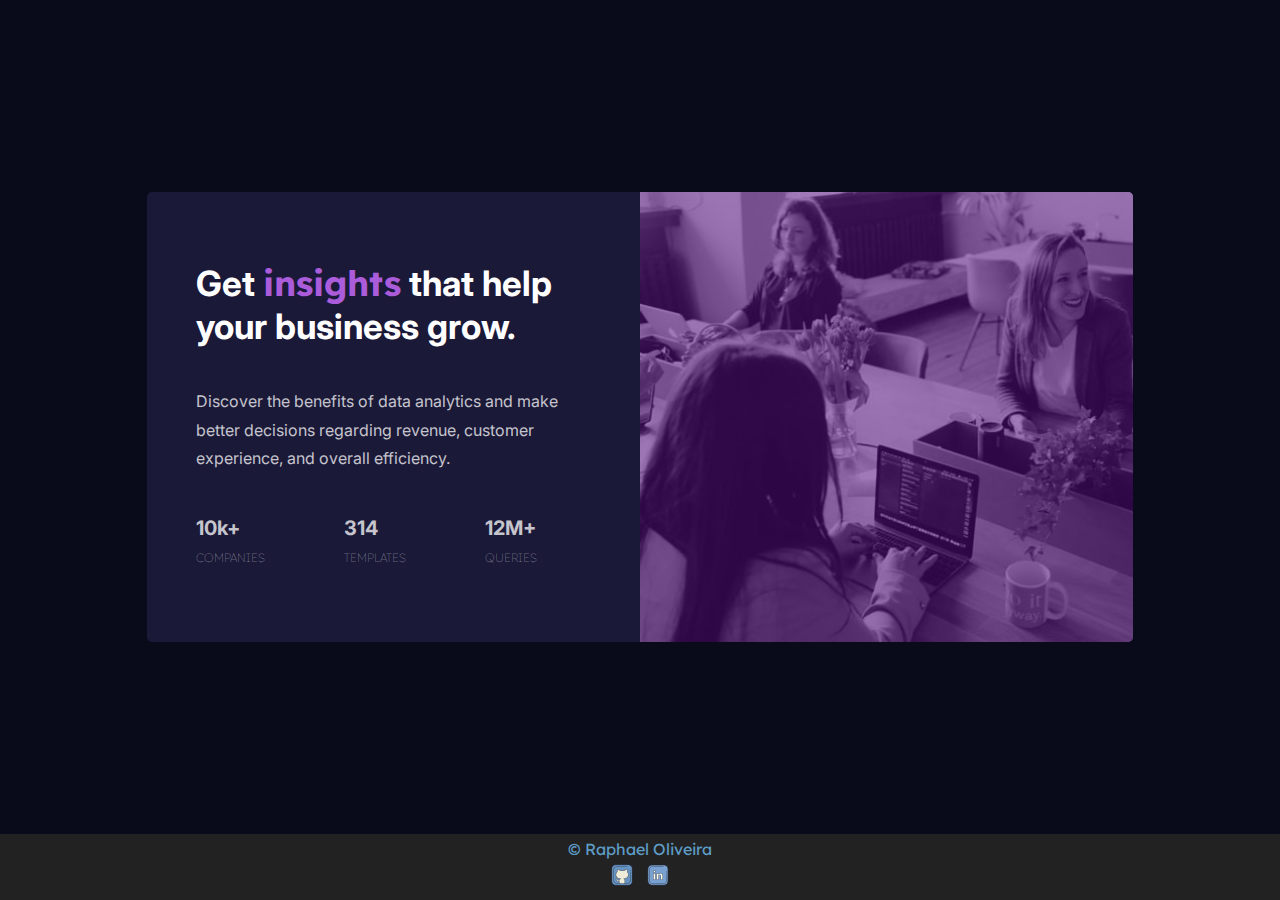
<file: stats-preview-card-component-main/index.html>
<!DOCTYPE html>
<html lang="pt-br">
<head>
  <meta charset="UTF-8">
  <meta name="viewport" content="width=device-width, initial-scale=1.0"> 
  <link rel="icon" type="image/png" sizes="32x32" href="./images/favicon-32x32.png">
  <link rel="stylesheet" href="index.css">

  <link rel="preconnect" href="https://fonts.googleapis.com">
  <link rel="preconnect" href="https://fonts.gstatic.com" crossorigin>
  <link href="https://fonts.googleapis.com/css2?family=Inter:wght@400;700&family=Lexend+Deca&display=swap" rel="stylesheet">

  <title>Frontend Mentor | Stats preview card component</title>
</head>
<body>
<main>
  <div class="box">
    <div class="text">
      <h1>Get <span>insights</span> that help your business grow.</h1>
        <p>
            Discover the benefits of data analytics and make better decisions regarding revenue, customer
            experience, and overall efficiency.
      </p>
      <div>
        <p>10k+ <span>COMPANIES</span></p>
        <p>314 <span>TEMPLATES</span></p>
        <p>12M+ <span>QUERIES</span></p>
      </div>
    </div>
    <div class="image">
      <div class="opaco">
      </div>
    </div>
  </div> 
</main>
<footer class="contato_pessoal" >
  <p>&copy; Raphael Oliveira</p>
  <div>
    <a href="https://github.com/Oliveiraster" target="_blank"><img src="images/icone-github.png" alt="Git"></a>
    <a href="https://www.linkedin.com/in/oliveiraster/" target="_blank"><img src="images/icone-linkedin.png" alt="Linkedin"></a>
  </div>
</footer>
</body>
</html>
</file>
<file: 3-column-preview-card-component-main/index.css>
*{
    margin: 0;
    padding: 0;
    box-sizing: border-box;
    font-family: 'Big Shoulders Display', cursive;
    font-family: 'Lexend Deca', sans-serif;
}
:root{
    --cor-card-1: hsl(31, 77%, 52%);
    --cor-card-2: hsl(184, 100%, 22%);
    --cor-card-3: hsl(179, 100%, 13%);
    --cor-paragrafo:hsla(0, 0%, 100%, 0.75);

    --fonte-titulo: 'Big Shoulders Display', cursive;
    --fonte-texto: 'Lexend Deca', sans-serif;
}

body,html{
    width: 100%;
    height: 100%;
    min-height: 500px;
    min-width: 900px;
    display: flex;
    flex-direction: column;
    justify-content: center;
    align-items: center; 
}
main{
    width: 100%;
    height: 100%;
    display: flex;
    align-items: center;
    justify-content: center;
}
div.box{
    width: 900px;
    height: 500px;
    display: flex;
}
div.card_1,
div.card_2,
div.card_3{
    color: #fff;
    padding: 46px;
}
div.card_1 h1,
div.card_2 h1,
div.card_3 h1{
    font-size: 40px;
    font-family: var(--fonte-titulo);
    margin: 30px 0px 30px 0px;
}
div.card_1 p,
div.card_2 p,
div.card_3 p{
    font-size: 15px;
    line-height: 1.5em;
    font-family: var(--fonte-texto);
    color: var(--cor-paragrafo);
    margin-bottom: 6em;
}


div.card_1{
    background-color: var(--cor-card-1);
    border-radius: 10px 0px 0px 10px;
}
div.card_2{
    background-color: var(--cor-card-2);
}
div.card_3{
    background-color: var(--cor-card-3);
    border-radius: 0px 10px 10px 0px;
}
button{
    border: solid #fff;
    padding: 15px 30px;
    border-radius: 30px;
    font-weight: 700;
    background-color: #fff;
}
div.card_1 button{
    color: var(--cor-card-1);
}
div.card_2 button{
    color: var(--cor-card-2);
}
div.card_3 button{
    color: var(--cor-card-3);
}
div.card_1 button:hover,
div.card_2 button:hover,
div.card_3 button:hover{
    cursor: pointer;
    border: solid #fff;
    background-color:#ffffff00;
    color:white;
}

.contato_pessoal {
    width: 100%;
    display: flex;
    flex-direction: column;
    justify-content: center;
    align-items: center;
    background-color: #222;
    padding: 10px;
}
.contato_pessoal p {
    color: #5e9dc7;
}
.contato_pessoal a{
    text-decoration: none;  
}

@media (max-width: 500px) {
    body,html{
        background-color: var(--fonte-texto);
        min-width: 375px;
        min-height: 1500px;
    }
    div.box{
        flex-direction: column;
        width: 350px;
        min-height: 1300px;
    }
    div.card_1,
    div.card_2,
    div.card_3{
        width: 100%;
        min-height: 450px;

    }
    div.card_1{
        border-radius: 10px 10px 0px 0px;
    }
    div.card_3{
        border-radius: 0px 0px 10px 10px;
    }
    div.card_1 p,
    div.card_2 p,
    div.card_3 p{
        letter-spacing: 1px;
        padding-right: 30px;
        margin-bottom: 2em;
    }
    button{
        padding: 15px 40px;
    }
}
</file>
<file: advice-generator-app-main/index.css>
*{
    margin: 0;
    padding: 0;
    box-sizing: border-box;
    font-family: 'Manrope', sans-serif;
}
:root{
    --Light-Cyan: hsl(193, 38%, 86%);
    --Neon-Green : hsl(150, 100%, 66%);
    --Grayish-Blue: hsl(217, 19%, 38%);
    --Dark-Grayish-Blue: hsl(217, 19%, 24%);
    --Dark-Blue: hsl(218, 23%, 16%);
}
html,body{
    display: flex;
    align-items: center;
    justify-content: center;
    height: 100vh;
    width: 100vw;
    background-color: var(--Dark-Blue);
    color: #fff;
}
main{
    max-width: 600px;
    background-color: var(--Dark-Grayish-Blue);
    display: flex;
    justify-content: center;
    text-align: center;
    flex-direction: column;
    align-items: center;
    padding: 30px;
    border-radius: 10px;
    position: relative;
}
main .space{
    background-image: url(images/pattern-divider-desktop.svg);
    background-repeat: no-repeat;
    background-position: center;
    width: 100%;
    height: 20px;
    margin: 20px 0px 20px 0px ;

}
div .title{
    font-size: 13px;
    letter-spacing: 4px;
    color: var(--Neon-Green);
}
main .btn{
    position: absolute;
    bottom: -40px;
    background-color: var(--Neon-Green);
    padding: 20px;
    border-radius: 50%;
}
.btn svg{
    vertical-align: text-bottom;
}
.btn:hover{
    cursor: pointer;
    box-shadow: 0px 0px 20px hsl(150, 100%, 66%);
}
#text{
    margin: 20px 0px 20px 0px;
    color: var(--Light-Cyan);
    font-size: 28px;
}
@media (max-width: 500px) {
    main{
        max-width: 365px;
    }
    .space{
        background-image: url(images/pattern-divider-mobile.svg);
    }
}
</file>
<file: faq-accordion-card-main/index.css>
*{
    margin: 0;
    padding: 0;
    box-sizing: border-box;
    font-family: 'Kumbh Sans', sans-serif;
}
:root{
    --Title: hsl(237, 12%, 33%);
    --Title-Bold: hsl(238, 29%, 16%);
    --Title-hover: hsl(14, 88%, 65%);
    --Soft-violet: hsl(273, 75%, 66%);
    --Soft-blue: hsl(240, 73%, 65%);
    --Text: hsl(240, 6%, 50%);
    --Border: hsla(240, 4%, 91%, 0.3);
}
body,
html{
    height: 100vh;
    width: 100vw;
    min-height: 700px;
    background-image: linear-gradient(to bottom, hsl(273, 75%, 66%), hsl(240, 73%, 65%));
    background-repeat: no-repeat;
    background-attachment: fixed;
}
main{
    
    height: 100%;
    width: 100%;
    
    display: flex;
    justify-content: center;
    align-items: center;
    flex-direction: row; 
}
.container{
   
    width: 900px;
    background-color: aliceblue;
    display: flex;
    align-items: center;
    border-radius: 20px;
}

.box_1{
    overflow: hidden;
    background-image: url(images/bg-pattern-desktop.svg);
    background-repeat: no-repeat;
    background-size: 200%;
    background-position-x: 100% ;
    background-position-y:60%;
    display: flex;
    align-items: center;
    height: 500px;
    width: 50%;
    max-width: 400px;
    position: relative;
}
.box_1 img{
    position: absolute;
    top: 50px;
    right: 0px;
    width: 120%;
    height: 80%;
}
.box_2{
    width: 50%;
    display: flex;
    flex-direction: column;
    align-items: center;
    justify-content: center;
}
.box_2 div h1{
    padding-bottom: 20px;
}
.box_2 hr{
    border-color: var(--Border);
}
.box_2 .title{
    display: flex;
    justify-content: space-between;
    align-items: center;
    color: var(--Title);
    font-weight: 400;
    width: 30vw;
    max-width: 350px;
    min-width: 250px;
    padding: 15px 0px;
}
.box_2 .title:hover{
    cursor: pointer;
    color: var(--Title-hover) ;
}

.box_2 .text{
    padding-bottom: 10px;
    font-size: 12px;
    color:var(--Text);
    width: 30vw;
    max-width: 350px;
    min-width: 200px;
    font-weight: 400;
}
img{
   
    height: 100%;
}
.rotate{
    transform: rotate(180deg);
}
.hide{
    display: none;
}
.box_2 .bold{
    color: var(--Title-Bold);
    font-weight: 700;
}
@media (max-width: 600px) {
    html, 
    body{
        width: auto;
        height: auto;
        
    }
    main{
        min-width: 375px;
        padding: 20px;
        padding-top: 150px;
    }
    .container{
        
        width: auto;
        flex-direction: column;
    }
    .box_1{
        overflow: visible;
        width: 100%;
        height: 120px;
        background-size: 80%;
        background-position-x: 50% ;
        background-position-y:103%;
    }
    .box_1 img{
        width: 80%;
        height: 200%;
        top: -140px;
        right: 35px;

    }
    .box_2,
    .box_2 div {
        width: 355px;
        padding: 20px;
        padding-top: 0;
    }
    .box_2 div h1{
       text-align: center;
    }
    .box_2 .title,
    .box_2 .text{
        max-width: none;
        width: 100%;
    }
    .box_2 .text{
        width: 95%;
        font-size: 14px;
    }
    
}
</file>
<file: interactive-card-details-form-main/index.css>
*{
    margin: 0;
    padding: 0;
    box-sizing: border-box;
    font-family: 'Space Grotesk', sans-serif;
}
:root{
    --Light-grayish-violet: hsl(270, 3%, 87%);
    --Dark-grayish-violet: hsl(279, 6%, 55%);
    --Very-dark-violet: hsl(278, 68%, 11%);
}

html,body{
    height: 100vh;
    width: 100vw;
}
main{
    background-repeat: no-repeat;
    background-size: contain;
    display: flex;
    align-items: center;
    height:100%;
    width: 100%;
    min-width: 870px;
}
section#colunm_left{
    
    height: 100%;
    min-height: 700px;
    min-width: 580px;
    position: relative;
    display: flex;  
    flex-direction: column;
    justify-content:space-around;
    letter-spacing: 1px;
}
picture{
    overflow: hidden;
    height: 100%;
}
img.back{
    width: 450px;
    height: 100%;
    box-sizing: border-box;  
}
section #card_front{
    width: 450px;
    position: absolute;
    top: 15vh;
    left: 8vw;
    margin-bottom: 20px;
    color: #fff;
    z-index: 1;
}
section #card_front .circle{
   position: absolute;
   display: flex;
   align-items: center;
   padding: 30px;
   
}
section #card_front .circle_g{
    margin-right: 20px;
    width: 50px;
    height: 50px;
    background-color: white;
    border-radius: 50%;
}
section #card_front .circle_p{
    width: 25px;
    height: 25px;
    border: 1px solid #fff;
    border-radius: 50%;
}
section #card_front #n_card{
    position: absolute;
    bottom: 80px;
    padding: 0px 30px;
    font-size: 30px;
}
section #card_front .name_data{
    display: flex;
    width: 100%;
    justify-content: space-between;
    position: absolute;
    padding: 0px 30px;
    bottom:40px ;
}  
section #card_back{
    width: 450px;
    position: absolute;
    bottom: 22vh;
    margin-left: max(50px, calc(50px + 10vw));

}
#card_back #code_s{
    color: #fff;
    position: absolute; 
    top: 110px;
    right: 60px;
}

section#colunm_right{
    display: flex;
    justify-content: center;
    align-items: center;
    width: 60%;
    height: 300px;
   
}
section#colunm_right div{
    width: 350px;
}
.form{
    height: 100%;
    display: flex;
    flex-direction: column;
    justify-content: space-between;
}
#name_card,
#number_card{
    display: flex;
    flex-direction: column;

}
.div_data
{
    display: flex;
}

label{
    letter-spacing: 2px;
    font-weight: bolder;
    font-size: 12px;
}
input{
    margin: 3px;
    border-style: none;
    border:2px solid var(--Light-grayish-violet);
    width: 100%;
    height: 50px;
    border-radius: 10px;
    padding: 10px;
}
input:focus{
    outline: none;
}
.error{
    border: 2px solid orangered;
}
.error:focus{
    box-shadow: 0px 0px 10px orangered;
}
.ok{
    border:2px solid rgb(24, 238, 41);
}
.ok:focus{
    box-shadow: 0px 0px 10px rgb(24, 238, 41);
}
.div_data input{
    width: 45%;
}
input#cvc{
    width: 100%;
}

#form button{
    background-color: var(--Very-dark-violet);
    color: #fff;
    padding: 15px 0px;
    border-radius: 10px;
}
button:hover{
    background-color: #fff;
    color: var(--Very-dark-violet);
    cursor: pointer;
    border: 2px solid var(--Very-dark-violet);
}
.check{
    width: 100px;
}
.thank{
    height: 250px;
    width: 100%;
    display: flex;
    flex-direction: column;
    justify-content: space-around;
    align-items: center;
}
.thank p{
    color: var(--Dark-grayish-violet);
}
.thank button{
    margin-top: 20px;
    width: 300px;
    background-color: var(--Very-dark-violet);
    color: #fff;
    padding: 15px 0px;
    border-radius: 10px;
}

.hide{
    display: none;
}

@media (max-width: 870px) {
    main{
        height: 650px;
        min-width: 375px;
        background-position: fixed 0px 30px;
        flex-direction: column;
        justify-content: center;
        align-items: center;
    }
    
    img{
        width: 350px;
    }
    section#colunm_left{
        min-height: 350px;
        min-width: 350px;
        width: 100%;
        position: relative;
        align-items: center;
    }
    img.back{
        width: 100vw;
        height: 350px;  
    }
    section #card_back{
        width: 350px;
        position: absolute;
        margin-left: 50px;
        top: 100px;
        
        z-index: 1;
    }
    #card_back #code_s{
        top: 85px;
        left: 280px;
    }
    section #card_front{
        position: absolute;
        margin-left: -30px;
        width: 350px;
        top: 210px;
        left: auto;
        z-index: 2;    
    }
    section #card_front #n_card{
        font-size: 23px;
        bottom: 60px;
    }
    section #card_front .name_data{
        bottom:30px ;
        font-size: 12px;

    } 
    section#colunm_right{
        justify-content: center;
        padding: 100px;
        height: 400px;
    
       
    }
}
</file>
<file: interactive-rating-component-main/index.css>
*{
    margin:0;
    padding: 0;
    box-sizing: border-box;
    font-family: 'Overpass', sans-serif;
}

:root{
    --Orange: hsl(25, 97%, 53%);
    --White: hsl(0, 0%, 100%);
    --Light-Grey: hsl(217, 12%, 63%);
    --Medium-Grey: hsl(216, 12%, 54%);
    --Dark-Blue: hsl(213, 19%, 18%);
    --Very-Dark-Blue: hsl(216, 12%, 8%);
    }

html,body{
    height: 100vh;
    width: 100vw;
    display: flex;
    align-items: center;
    justify-content: center;
    background-color: var(--Very-Dark-Blue);
}

.show{
    display: flex;
    flex-direction: column;
    justify-content: space-around;
    height: 400px ;
    width: 400px;
    background: linear-gradient(#232a34, #181e27);
    color: var(--White);
    padding: 25px;
    border-radius: 25px;
}
.show p {
    color: var(--Medium-Grey);
}
.number{
    display: flex;
    justify-content: space-between;
}
.circle, .star{
    display: flex;
    color: var(--Light-Grey);
    background-color: #2e3642;
    width: 50px;
    height: 50px;
    align-items: center;
    justify-content: center;
    border-radius: 50%;
    border: none;
}
.circle:hover{
    background-color: var(--Orange);
    color:var(--White);
    cursor: pointer;
    transition: all 0.3s
}
.circle:focus {
	color: var(--White);
	background-color: var(--Medium-Grey);
	transition: all 0.3s
}

button{
    background-color: var(--Orange);
    border: none;
    border-radius: 30px;
    color: #fff;
    padding: 15px 0px;
    font-weight: 700;
}
button:hover{
    cursor: pointer;
    background-color: #fff;
    color: var(--Orange);
}

.hide{
    display: none;
    flex-direction: column;
    justify-content: space-around;
    align-items: center;
    text-align: center;
    height: 400px ;
    width: 400px;
    background: linear-gradient(#232a34, #181e27);
    padding: 25px;
    border-radius: 25px;
    color: var(--White);
    font-family: 'Big Shoulders Display';
}
.hide img{
    width: 200px;
}
.hide p{
    color: var(--Medium-Grey);
}
.hide p.text{
    background-color: #2e3642;
    padding: 5px 20px; 
    color: var(--Orange);
    border-radius: 20px;
}
</file>
<file: nft-preview-card-component-main/index.css>
*{
    margin: 0;
    padding: 0;
    box-sizing: border-box;
    font-family: 'Outfit', sans-serif;
}
:root{
    --cor-fundo:hsl(215, 51%, 70%);
    --cor-main-BG:hsl(217, 54%, 11%);
    --cor-card-BG:hsl(216, 50%, 16%);
    --cor-line: hsl(215, 32%, 27%);
    --cor-cyan: hsl(178, 100%, 50%);
    --cor-cyan-img:hsla(178, 100%, 50%, 0.418);
    --cor-paragraph: hsl(215, 51%, 70%);
}
body,
main{
    display: flex;
    width: 100vw;
    height: 100vh;
    min-height: 650px;
    justify-content: center;
    align-items: center; 
    background-color: var(--cor-main-BG);
}
body{
    flex-direction: column;  
}
main{
    flex-direction: row;
}
.box{
    display: flex;
    align-items: center;
    flex-direction: column;
    overflow: hidden;
    height: 600px;
    width: 350px;
    background-color:var(--cor-card-BG) ;
    border-radius: 20px;
    padding: 25px;
    box-shadow:10px 15px 8px 60px hsla(0, 0%, 0%, 0.022), 5px 15px 10px 20px hsla(0, 0%, 0%, 0.1);
}
div.img{
    overflow: hidden;
    width: 100%;
    height: 60%;
    background-image: url(images/image-equilibrium.jpg);
    background-size: cover;
    background-repeat: no-repeat;
    background-position:center;
    border-radius: 10px;
}
div.img div.sobre{
    width: 100%;
    height: 100%;
}
div.img div.sobre:hover{
    cursor: pointer;
    background-color: var(--cor-cyan-img);
    background-image: url(images/icon-view.svg);
    background-position: center;
    background-repeat: no-repeat;
}

.text{
    width: 100%;
    height: 300px;
    display: flex;
    flex-direction: column;
    justify-content: space-around;
    padding-top: 15px;
}

a{
    text-decoration: none;
    color:#fff;
}
a:hover{
    color:var(--cor-cyan);
}
.text p,
.text h2{
    color: #fff;
}
p.info{
    color:var(--cor-paragraph);
    font-size: 18px;
    font-weight: 300;   
}
p.time{
    color: var(--cor-paragraph);
}
.text div span{
    font-weight: 600;
    color:var(--cor-cyan);
}
.text_time{
    display: flex;
    flex-direction: row;
    justify-content: space-between;
}

svg{
    vertical-align: text-bottom;
}
hr{
    border-color:var(--cor-line);
}

.autor{
    display: flex;
    align-items: center;
    margin-top: -10px;
}
.autor img {
    width: 35px;
    height: 35px;
    border: 1px solid white ;
    border-radius: 50%;

    margin-right: 1em;
}
.contato_pessoal {
    width: 100vw;
    display: flex;
    flex-direction: column;
    justify-content: center;
    align-items: center;
    background-color: #222;
    padding: 10px;
}
.contato_pessoal p {
    color: #5e9dc7;
}
.contato_pessoal a{
    text-decoration: none;  
}
</file>
<file: order-summary-component-main/index.css>
*{
    margin: 0;
    padding: 0;
    box-sizing: border-box;
    font-family: 'Red Hat Display', sans-serif;
}

:root{
    --Pale-blue: hsl(225, 100%, 94%);
    --Bright-blue: hsl(245, 75%, 52%);
    --Very-pale-blue: hsl(225, 100%, 98%);
    --Desaturated-blue: hsl(224, 23%, 55%);
    --Dark-blue: hsl(223, 47%, 23%);
}

body,
main{
    display: flex;
    width: 100vw;
    height: 100vh;
    min-height: 650px;
    justify-content: center;
    align-items: center; 
    background-color: var(--Pale-blue);
}
body{
    flex-direction: column;  
}
main{
    text-align: center;
    flex-direction: row;
}
main .box{
    overflow: hidden;
    display: flex;
    flex-direction: column;
    background-color: white;
    width: 400px;
    height: 630px;
    border-radius: 20px;
    box-shadow: 0px 10px 50px var(--Desaturated-blue);
}

main .box .image img{
    width: 100%;
    height: 100%;
}

.box .text{
    display: flex;
    flex-direction: column;
    height: 100%;
    padding: 30px;
}
.box .text h1{
    margin-top: 10px;
    margin-bottom: 15px;
    font-size: 25px;
    font-weight: 900;
}

.box .text p{
    color: var(--Desaturated-blue);
    line-height: 25px;
    margin-bottom: 20px;
}

.box .text .valor{

    display: flex;
    justify-content: space-around;
    align-items: center;
    background-color: var(--Very-pale-blue);
    border-radius: 10px;
    margin-bottom:25px;
}

.box .text .valor div{
    display: flex;
    align-items: center;
}
.box_valor{
    display: flex;
    margin-left: 20px;
    flex-direction:column;
    margin-top: 20px;
}
.box_valor span{
    font-weight: 600;
}

.text .valor a{
    color: var(--Bright-blue);
    font-weight: 600;
    font-size: 14px;
    margin-left: 20px;
}
.text .valor a:hover{
    color:  rgb(144, 125, 252);
}
.text button{
    padding: 15px;
    color: white;
    background-color: var(--Bright-blue);
    border: none;
    font-weight: 900;
    border-radius: 10px;
    margin-bottom: 10%;
    box-shadow: 0px 20px 10px 1px var(--Pale-blue);
}
.text button:hover{
    cursor: pointer;
    background-color:  rgb(144, 125, 252);
}
.text a {
    text-decoration: none;
    font-weight: 700;
    color: var(--Desaturated-blue);
}
.text a:hover{
    color: black ;
}
.contato_pessoal {
    width: 100vw;
    display: flex;
    flex-direction: column;
    justify-content: center;
    align-items: center;
    background-color: #222;
    padding: 10px;
}
.contato_pessoal p {
    color: #5e9dc7;
}
.contato_pessoal a{
    text-decoration: none;  
}

/* stylo no html original
       .attribution { font-size: 11px; text-align: center; }
    .attribution a { color: hsl(228, 45%, 44%); }
*/
</file>
<file: product-preview-card-component-main/index.css>
*{
    margin: 0;
    padding: 0;
    box-sizing: border-box;
    font-family: 'Montserrat', sans-serif, 'Fraunces', serif;
}
body,
main{
    width: 100vw;
    height: 100vh;
    min-height: 650px;
}
body{
    display: flex;
    flex-direction: column;
    justify-content: center;
    align-items: center;  
}
main{
    display: flex;
    flex-direction: row;
    justify-content: center;
    align-items: center;
    background-color: hsl(30, 38%, 92%);
}

.absolut-box{
    display: flex;
    flex-direction: row;
    align-items: center;
    background-color: #fff;
    max-width :600px;
    height: 450px;
    border-radius: 10px;
    
}

.absolut-box img{
   display: block;
    border-radius: 10px 0 0 10px;
    height: 450px;
    

   
}
.caixa2{
    flex-direction: column;
    padding: 2rem;  
}
h1{
    font-weight: 100;
    font-family: 'Montserrat';
    letter-spacing: 6px;
    font-size: 0.8rem;

}
    
.titulo1{
    margin-top: -1rem;
    margin-bottom: 1rem;
    color:hsl(228, 12%, 48%);
   
}

h2{ font-family:  'Fraunces', serif; 
    font-size:  2em;
    line-height: 2rem;
}
.titulo2{
    margin-bottom: 2rem;
}
p{
    font-weight: 100;
    font-family: 'Montserrat', sans-serif;
    color:hsl(228, 12%, 52%);  
    font-size: 14px;
    line-height: 1.4rem;
}
.texto{
    margin-top: 1rem;
    color:hsl(228, 12%, 48%);  
    text-align: left;
}

.valor{
    margin-top: 2rem;
    display: flex;
    align-items: center;
    
}
.valor1{
    margin-right: 2rem;
    color: hsl(158, 36%, 37%);
}
.valor2{
    text-decoration: line-through;
    color: hsl(158, 36%, 37%);
}
.botao {
    text-align: center;
    margin-top: 1.5rem;
    background-color: hsl(158, 36%, 37%);
    border-radius: 10px;
    text-align: center;
    text-decoration: none;
    color: white;
    padding: 10px 0px;
    font-size: 15px;
}
.material-symbols-outlined{
    vertical-align: text-bottom;
}
.botao:hover {
    background-color: hsl(158, 37%, 19%);
    border-radius: 10px;
    cursor: pointer;
}

.contato_pessoal {
    width: 100vw;
    display: flex;
    flex-direction: column;
    justify-content: center;
    align-items: center;
    background-color: #222;
}
.contato_pessoal p {
    color: #5e9dc7;
}
.contato_pessoal a{
    text-decoration: none;  
}

@media  screen and (max-width: 600px ) {
    main{
        padding: 0px 15px;
    }
   .absolut-box{
    margin: 50px;
    width: 335px;
    min-width: 335px;
    min-height: 620px;
    flex-direction: column;
    margin: 0px;
   }
   .absolut-box picture{
    width: 100%;
   }
   .absolut-box picture img{
    border-radius: 10px 10px 0 0px;
    width: 100%; 
    height: 100%;   
    }
    h2{
        font-size: 31px;
    }
    p {
        font-size: 13px;  
    }
    .botao{
        margin-top: 1.5rem;
    }
}
</file>
<file: profile-card-component-main/index.css>
*{
    margin: 0;
    padding: 0;
    box-sizing: border-box;
    font-family: 'Big Shoulders Display', cursive;
    font-family: 'Kumbh Sans', sans-serif;
}
:root{
    --Dark-cyan: hsl(185, 75%, 39%);
    --Very-dark-desaturated-blue: hsl(229, 23%, 23%);
    --Dark-grayish-blue: hsl(227, 10%, 46%);
    --borda: hsla(0, 0%, 59%, 0.151) ;
}
html,body{
    height: 100vh;
    min-height: 500px;
    display: flex;
    flex-direction: column;
    align-items: center;
    justify-content: center;
    background-color: var(--Dark-cyan) ;
}
main{
    background-image: url(images/bg-pattern-top.svg), url(images/bg-pattern-bottom.svg);
    background-repeat: no-repeat, no-repeat;
    background-position: right 52vw bottom 35vh, left 50vw top 52vh;
    display: flex;
    justify-content: center;
    align-items: center;
    height: 100%;
    width: 100%;
}
section.box{
    overflow: hidden;
    width: 370PX;
    height: 380PX;
    background-color: #fff;
    border-radius: 15px;
}

section.box div.img {
    display: flex;
    justify-content: center;
    align-items: flex-end;
    position: relative;
    background-image: url(images/bg-pattern-card.svg);
    background-repeat: no-repeat;
    background-size: cover;
    height: 40%;
}
section.box div.img img{
    border-radius: 50%;
    border: 5px solid white;
    position: absolute;
    top: 100px;
}

section.box .text{
    overflow: hidden;
    width: 100%;
    height: 70%;
    display: flex;
    flex-direction: column;
    justify-content: center;
    align-items: center;
    margin-top: 20px;
}

section.box .text p{
    font-size: 18px;
    font-weight: 700;
    margin-bottom: 10px;
}
.text span{
    margin-bottom: 20px;
}
section.box .text span{
    font-weight: 400;
    color: var(--Dark-grayish-blue);
}
.text hr.line{
    width: 100%;
    border-color: var(--borda);
}
section.box .text .list{
    width: 80%;
    list-style: none;
    display: flex;
    justify-content: space-around;
}
.list p{
    display: flex;
    flex-direction: column;
    text-align: center;
    margin-top: 15px;
}
.list span{
    font-size: 11px;
    letter-spacing: 1px;
}
.contato_pessoal {
    width: 100vw;
    display: flex;
    flex-direction: column;
    justify-content: center;
    align-items: center;
    background-color: #222;
    
}
.contato_pessoal p {
    color: #5e9dc7;
}
.contato_pessoal a{
    text-decoration: none;  
}
</file>
<file: qr-code-componet/index.css>
*{
    margin: 0;
    padding: 0;
    box-sizing: border-box;
    font-family: 'Outfit', sans-serif;
}
:root{
    --cor-fundo:hsl(212, 45%, 89%) ;
    --cor-desfoque: hsl(220, 15%, 55%);
    --cor-back-card: #fff;
}

body,
main{
    display: flex;
    width: 100vw;
    height: 100vh;
    min-height: 650px;
    justify-content: center;
    align-items: center; 
    background-color: var(--cor-fundo);
}
body{
    flex-direction: column;  
}
main{
    flex-direction: row;
}

.box{
    overflow: hidden;
    background-color: var(--cor-back-card);
    display: flex;
    flex-direction: column;
    align-items: center;
    padding: 15px;
    width: 330px;
    height: 500px;
    border-radius: 20px;
}

.box div img{
    width: 300px;
    height: 290px;
    border-radius: 10px;
}

.box h1{
    margin-top: 20px;
    text-align: center;
    font-size: 24px;
}

.box p{
    text-align: center;
    font-size: 17px;
    padding-top: 15px;
    color: var(--cor-desfoque);
}

.contato_pessoal {
    width: 100vw;
    display: flex;
    flex-direction: column;
    justify-content: center;
    align-items: center;
    background-color: #222;
    padding: 10px;
}
.contato_pessoal p {
    color: #5e9dc7;
}
.contato_pessoal a{
    text-decoration: none;  
}
</file>
<file: Results summary component/index.css>
*{
    margin: 0;
    padding: 0;
    font-family: 'Hanken Grotesk', sans-serif;
    box-sizing: border-box;
}

body,html{
    width: 100vw;
    height: 100vh;
}
body{
    min-height: 700px;
    display: flex;
    flex-direction: column;
    justify-content: center;
    align-items: center;  
}
main{
    height: 100%;
    display: flex;
    flex-direction: row;
    justify-content: center;
    align-items: center;
}

.box {
    width: 650px;
    height: 500px;
    display: flex;
    flex-direction: row;
    border-radius: 30px;
    box-shadow:  20px 20px 30px hsla(241, 81%, 54%, 0.13);
    }
.card_left,
.card_right{
    width: 50%;
    display: flex;
    flex-direction: column;
    justify-content: center;
    align-items: center;
}
/* Card Left / Card Top */
.card_left{
    background-image: linear-gradient(to top, hsl(241, 81%, 54%), hsl(252, 100%, 67%) );
    border-radius: 30px;
    text-align: center;
    color: white;
}

.card_left h2 {
    font-weight: 700;
}
.circle{
    width: 200px;
    height: 200px;
    display: flex;
    flex-direction: column;
    justify-content: center;
    border-radius: 60%;
    background-image: linear-gradient(to top,  hsla(241, 72%, 46%, 0), hsla(256, 72%, 46%, 1));
    margin-top: 50px;
    margin-bottom: 30px;
}

.circle span.p {
    font-size: 60px;
    color: #fff;
    font-weight: 600;
}

.circle span,
.text,
.card_left h2{
color: hsl(241, 100%, 89%);
}

.card_left .text{
    max-width: 220px;
    margin-top: 10px;
    margin-bottom: 10px;
}

/* Card Right / Card Bottom */
.card_right div{
    display: flex;
    justify-content: space-around;
}

.card_right div,
.card_right h2,
.card_right button{
    width: 75%;
    margin: 8px;
    padding: 18px 0px ;
}

.card_right .reaction,
.card_right .memory,
.card_right .verbal,
.card_right .visual{
    border-radius: 10px;
}
.card_right div img {
    vertical-align: text-bottom;
}

.card_right h2,
.num,
strong{
    color: hsl(224, 30%, 27%);
}
.num{
    font-weight: 800; 
    color: hsla(224, 30%, 27%, 0.377);
}

.reaction{
    background-color: hsla(0, 100%, 67%, 0.1);
    color: hsl(0, 100%, 67%);
}
.memory{
    background-color:  hsla(39, 100%, 56%, 0.1);
    color: hsl(39, 100%, 56%);
}
.verbal{
    background-color: hsla(166, 100%, 37%, 0.1);
    color: hsl(166, 100%, 37%) ;
}
.visual{
    background-color: hsla(234, 85%, 45%, 0.1);
    color: hsl(234, 85%, 45%);
}

.card_right button{
    border-radius: 30px;
    color: white;
    background-color: hsl(224, 30%, 27%);
    transition: .5s;
    border: none;
    margin-top: 30px;
    margin-bottom: 15px;
}
.card_right button:hover{
    cursor: pointer;
    background-image: linear-gradient(to top, hsl(241, 81%, 54%), hsl(252, 100%, 67%) );
}

.contato_pessoal {
    width: 100%;
    display: flex;
    flex-direction: column;
    justify-content: center;
    align-items: center;
    background-color: #222;
    padding: 5px;
}
.contato_pessoal p {
    color: #5e9dc7;
}
.contato_pessoal a{
    text-decoration: none;  
}

@media (max-width: 500px) {
    body{
        min-height: 900px;
    }
    .box {
        width: 375px;
        height: 855px;
        flex-direction: column;
    }
    .card_left,
    .card_right{
            width: 100%;
    }

    .card_left{
        border-radius: 0px 0px 30px 30px;
    }

    .card_left h2{
        margin-top: 15px;
    
    }
    .circle{
        width: 150px;
        height: 150px;
        margin-top: 20px;
    }
    .card_left .text{
        max-width: 280px;
        margin-top: 10px;
        margin-bottom: 40px;
    }
}
</file>
<file: stats-preview-card-component-main/index.css>
*{
    margin: 0;
    padding: 0;
    box-sizing: border-box;
    font-family: 'Inter', sans-serif;
    font-family: 'Lexend Deca', sans-serif;
}

:root{
    --cor-main:hsl(233, 47%, 7%) ;
    --cor-card:hsl(244, 38%, 16%);
    --cor-text:hsla(0, 0%, 100%, 0.75);
    --cor-text-t: hsla(0, 0%, 100%, 0.6);
    --fonte:'Lexend Deca', sans-serif;
    --fonte-t:'Inter', sans-serif;
}

body,html{
    width: 100vw;
    height: 100vh;
    min-height: 700px;
}
body,
main, 
.box,
.text{
    display: flex;
    flex-direction: column;
    justify-content: center;
    align-items: center;  
}
main{
    height: 100%;
    width: 100%;
    background-color: var(--cor-main);   
}
main .box{
    overflow: hidden;
    background-color:var(--cor-card);
    max-width: 1100px;
    flex-direction:row;
    border-radius: 5px;
}
.text{
    width: 100%;
    height: 100%;
    color: #fff;
    width: 50%;
    justify-content: space-around;
    padding: 5%;
    
}
.text h1 span{
    color:hsl(277, 64%, 61%);
}
.text h1{
    font-family: var(--fonte-t);
    font-size: 35px;
}
.text p {
    font-family: var(--fonte-t);
    color: var(--cor-text);
    font-weight: 400;
    padding-right: 1.5em;
    line-height: 1.8em;
}
.text div{
    width: 100%;
    display: flex;
    justify-content: space-between;
    padding-right: 1.5em;
    
}
.text div p{
    display: flex;
    flex-direction: column;
    font-family: var(--fonte-t);
    font-weight: 700;
    font-size: 20px;
    line-height: 1.5em;
}
.text div p span {
    color: var(--cor-text-t);
    font-family: var(--fonte);
    font-size: 12px;
    font-weight: 100;
}

.image{
    width: 50%;
    height: 450px;
    background-size: cover;
    background-repeat: no-repeat;
    background-image: url(images/image-header-desktop.jpg);
}
.opaco{
    width: 100%;
    height: 100%;
    background-color: hsla(277, 84%, 27%, 0.548);
}

.contato_pessoal {
    width: 100%;
    display: flex;
    flex-direction: column;
    justify-content: center;
    align-items: center;
    background-color: #222;
    padding: 5px;
}
.contato_pessoal p {
    color: #5e9dc7;
}
.contato_pessoal a{
    text-decoration: none;  
}

@media (max-width:900px){
    body,html,main{
        width: 100vw;
        height: 100vh;
        min-height:830px;
        min-width: 330px;
        background-color: var(--cor-main);
    }
    main .box{
        flex-direction: column-reverse;
        width: 335px;
    }

    .image{
        width: 100%;
        background-image: url(images/image-header-mobile.jpg);
    }
    
    .text{
        width: 100%;
        text-align: center;
    }

    .text h1{
        font-size: 30px;
    }
    .text p{
        text-align: center;
        padding-right: 0;
        padding: 10px;
        font-size: 16px;
    }
    .text div{
        flex-direction: column;
        padding-right: 0;
    }
    .text div p {
        padding: 10px;
    }
    
}
</file>
